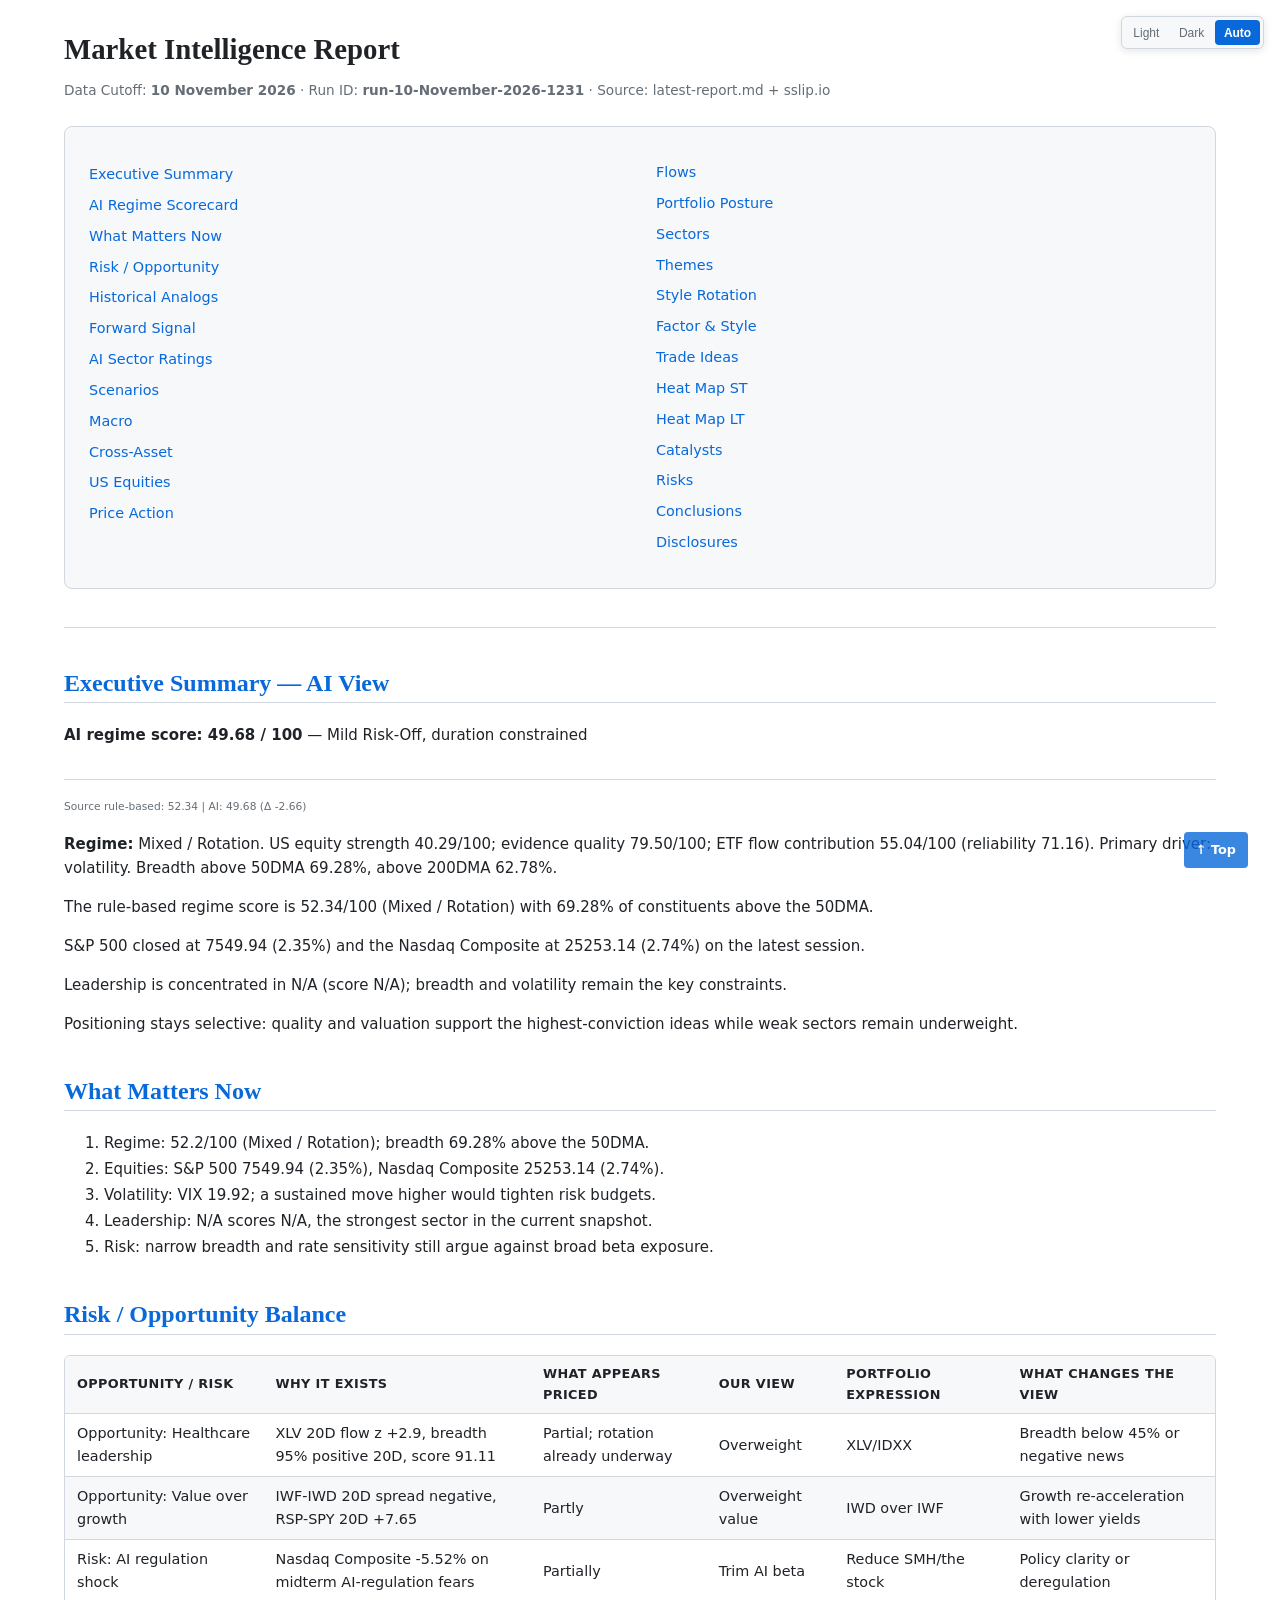
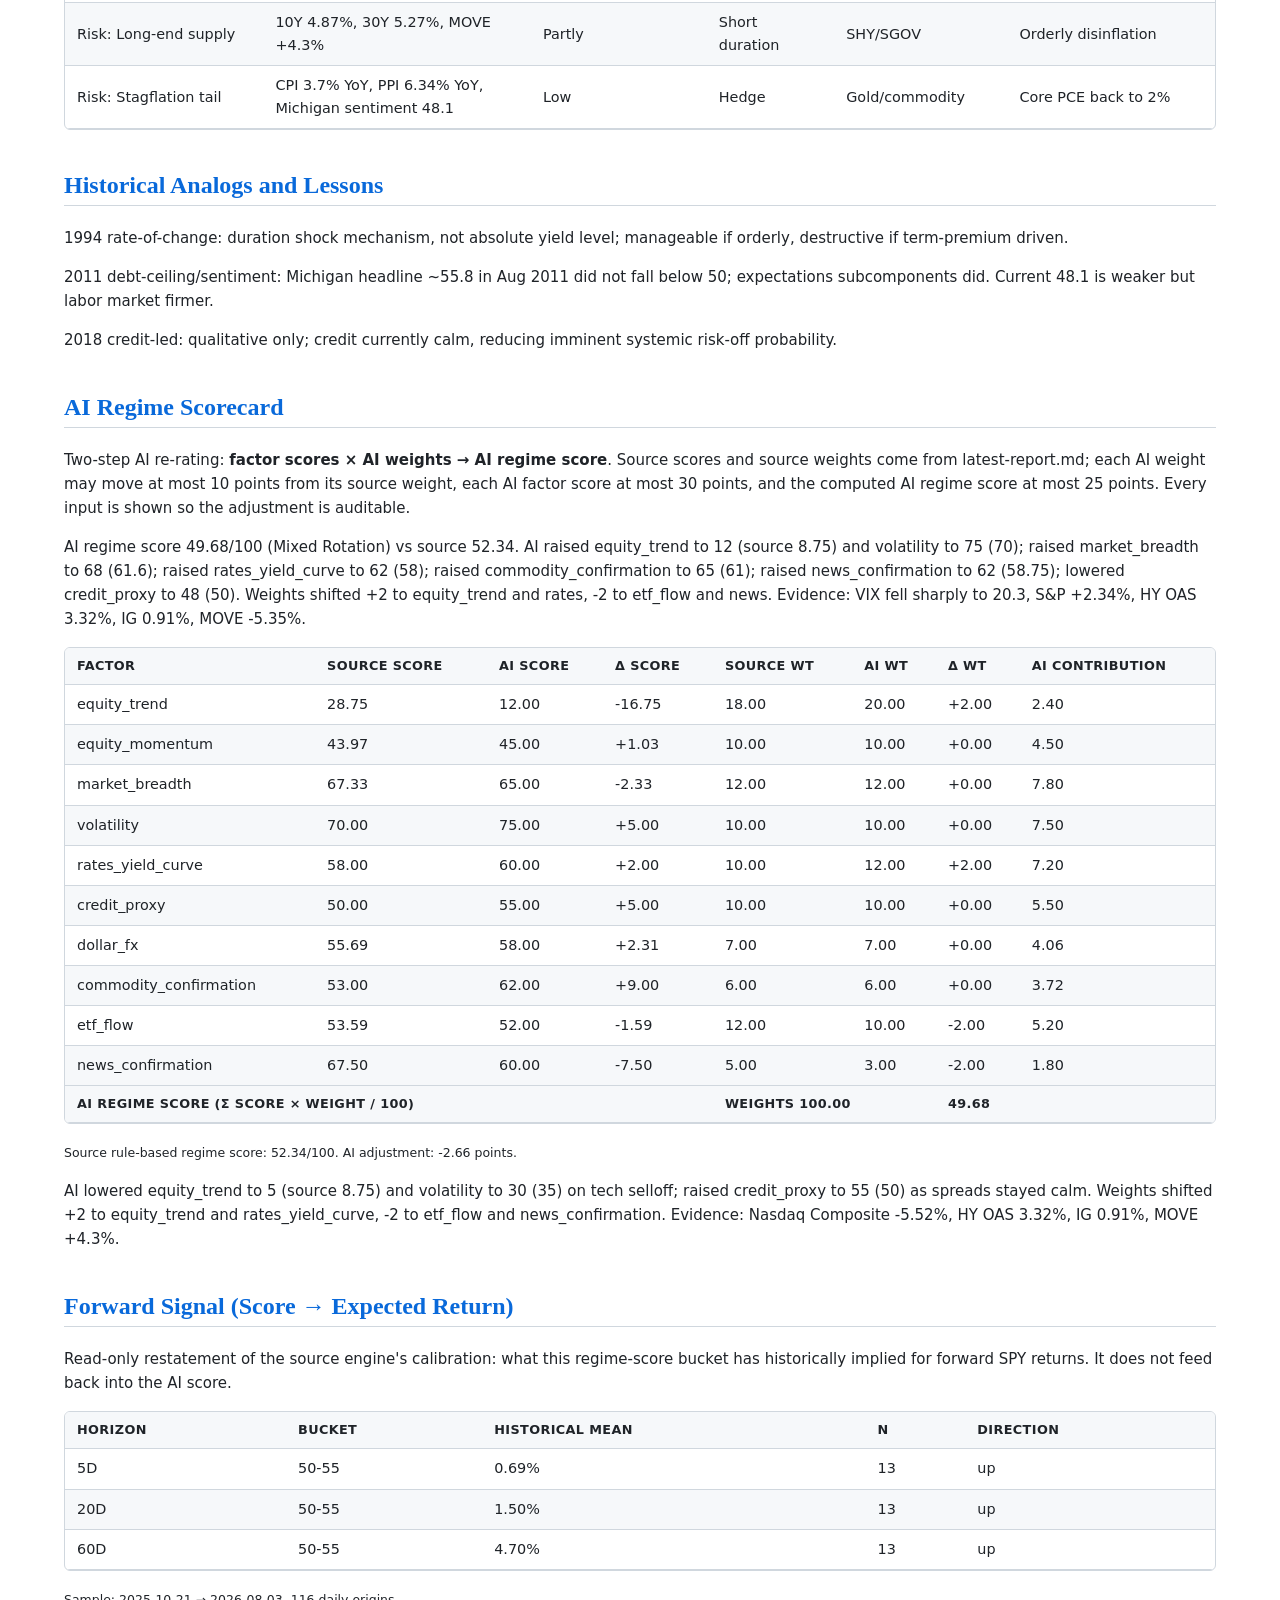
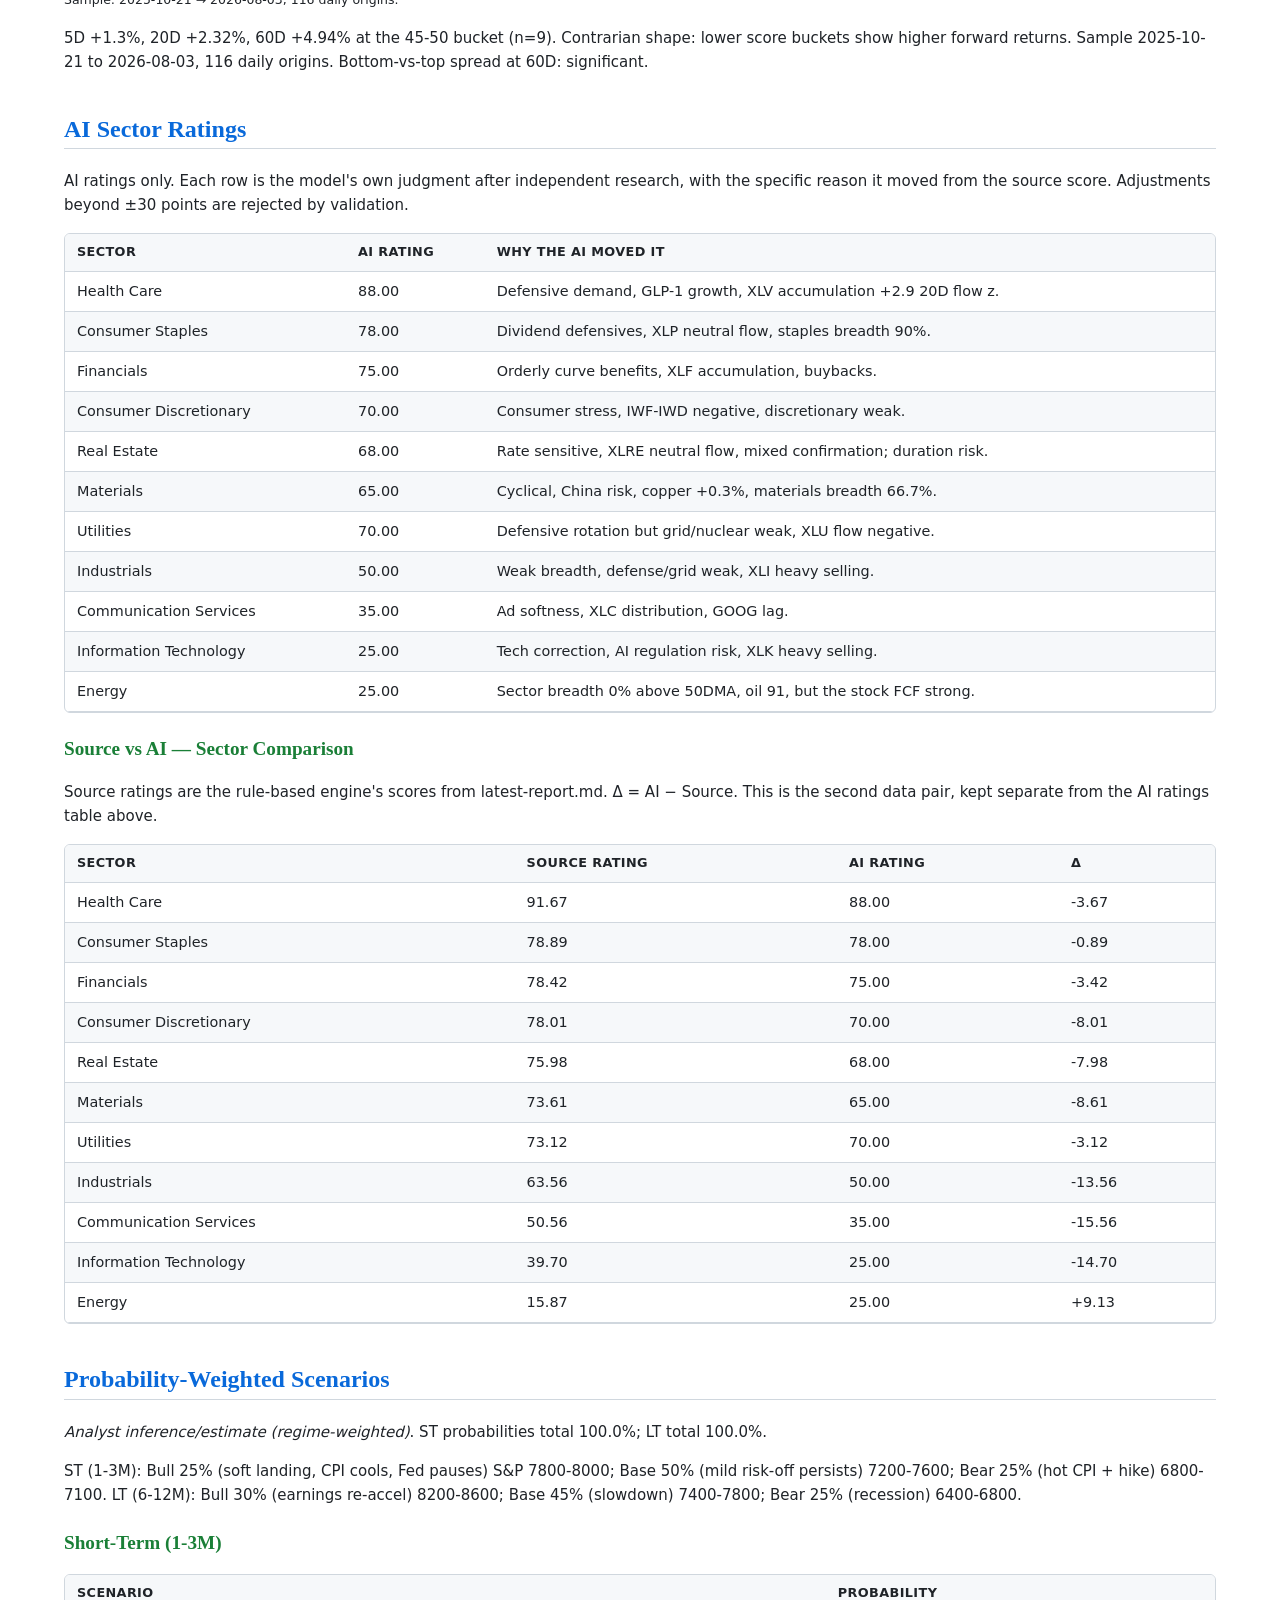
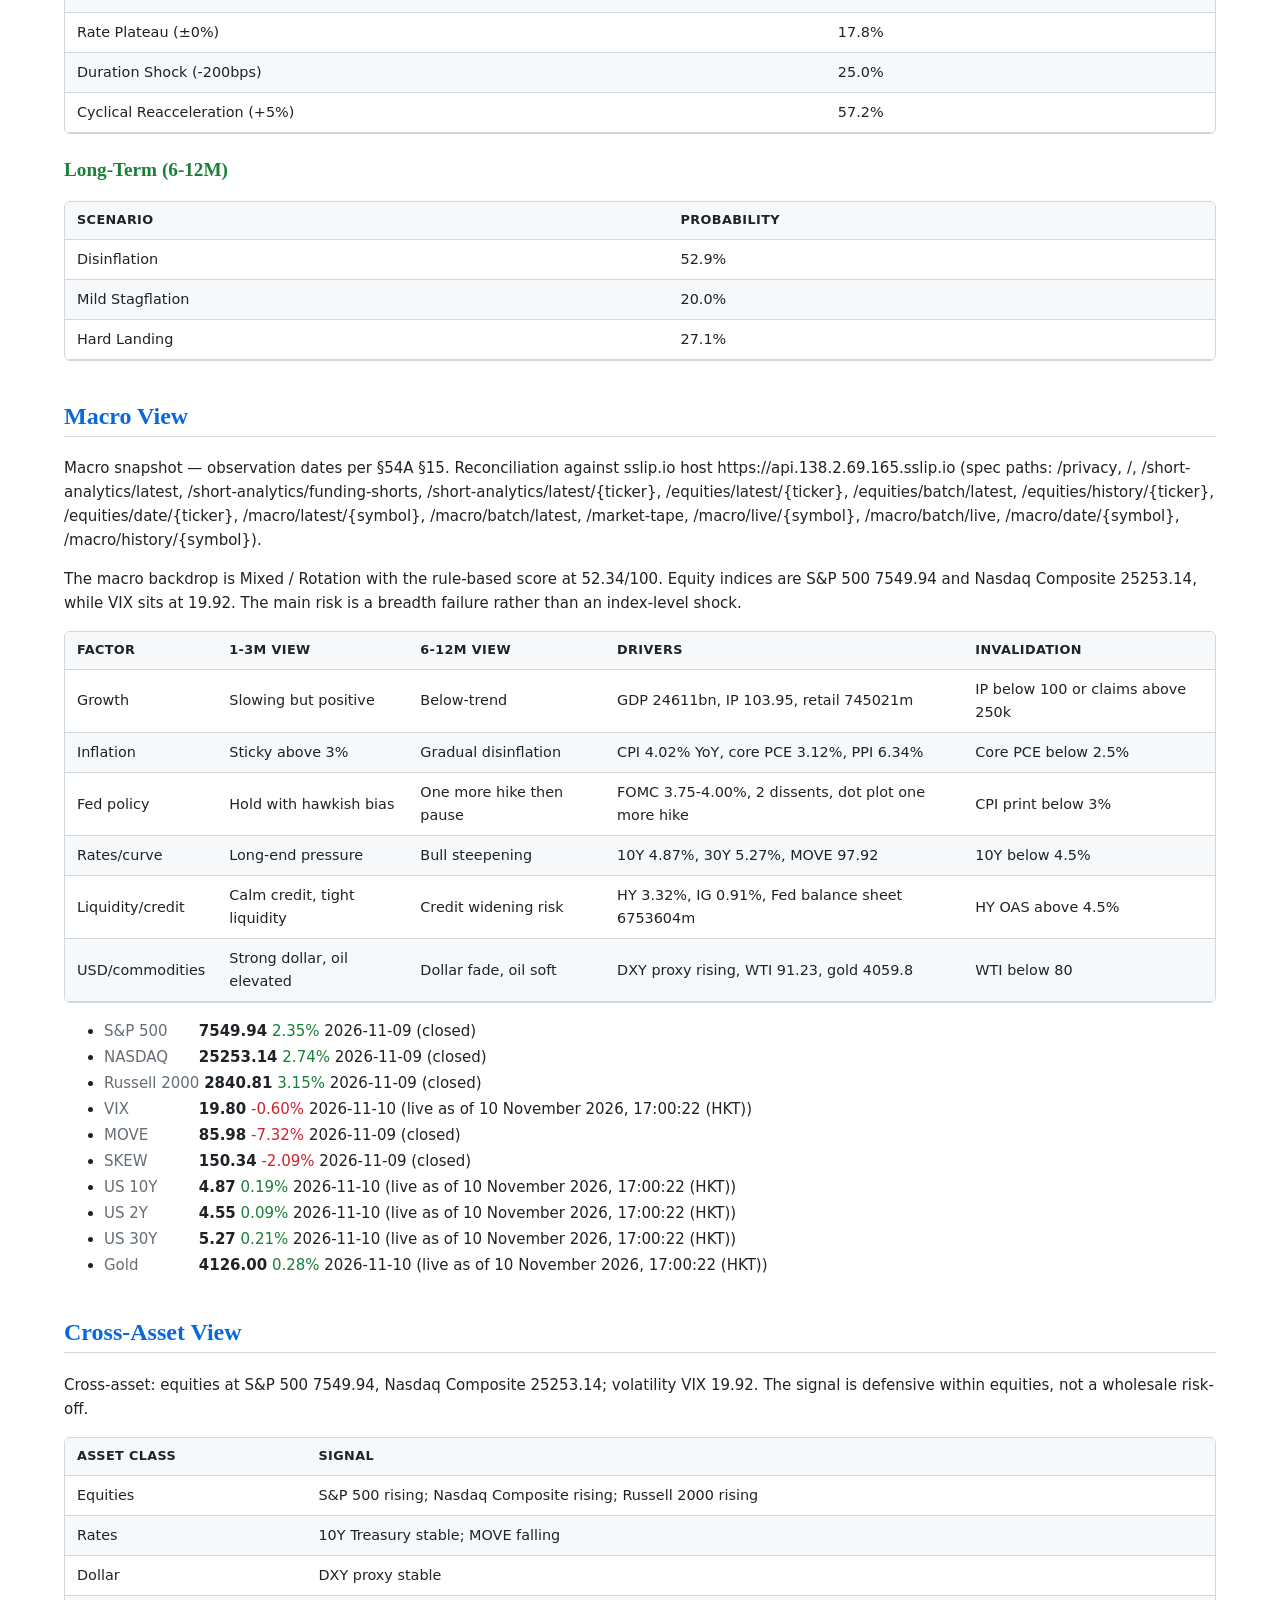
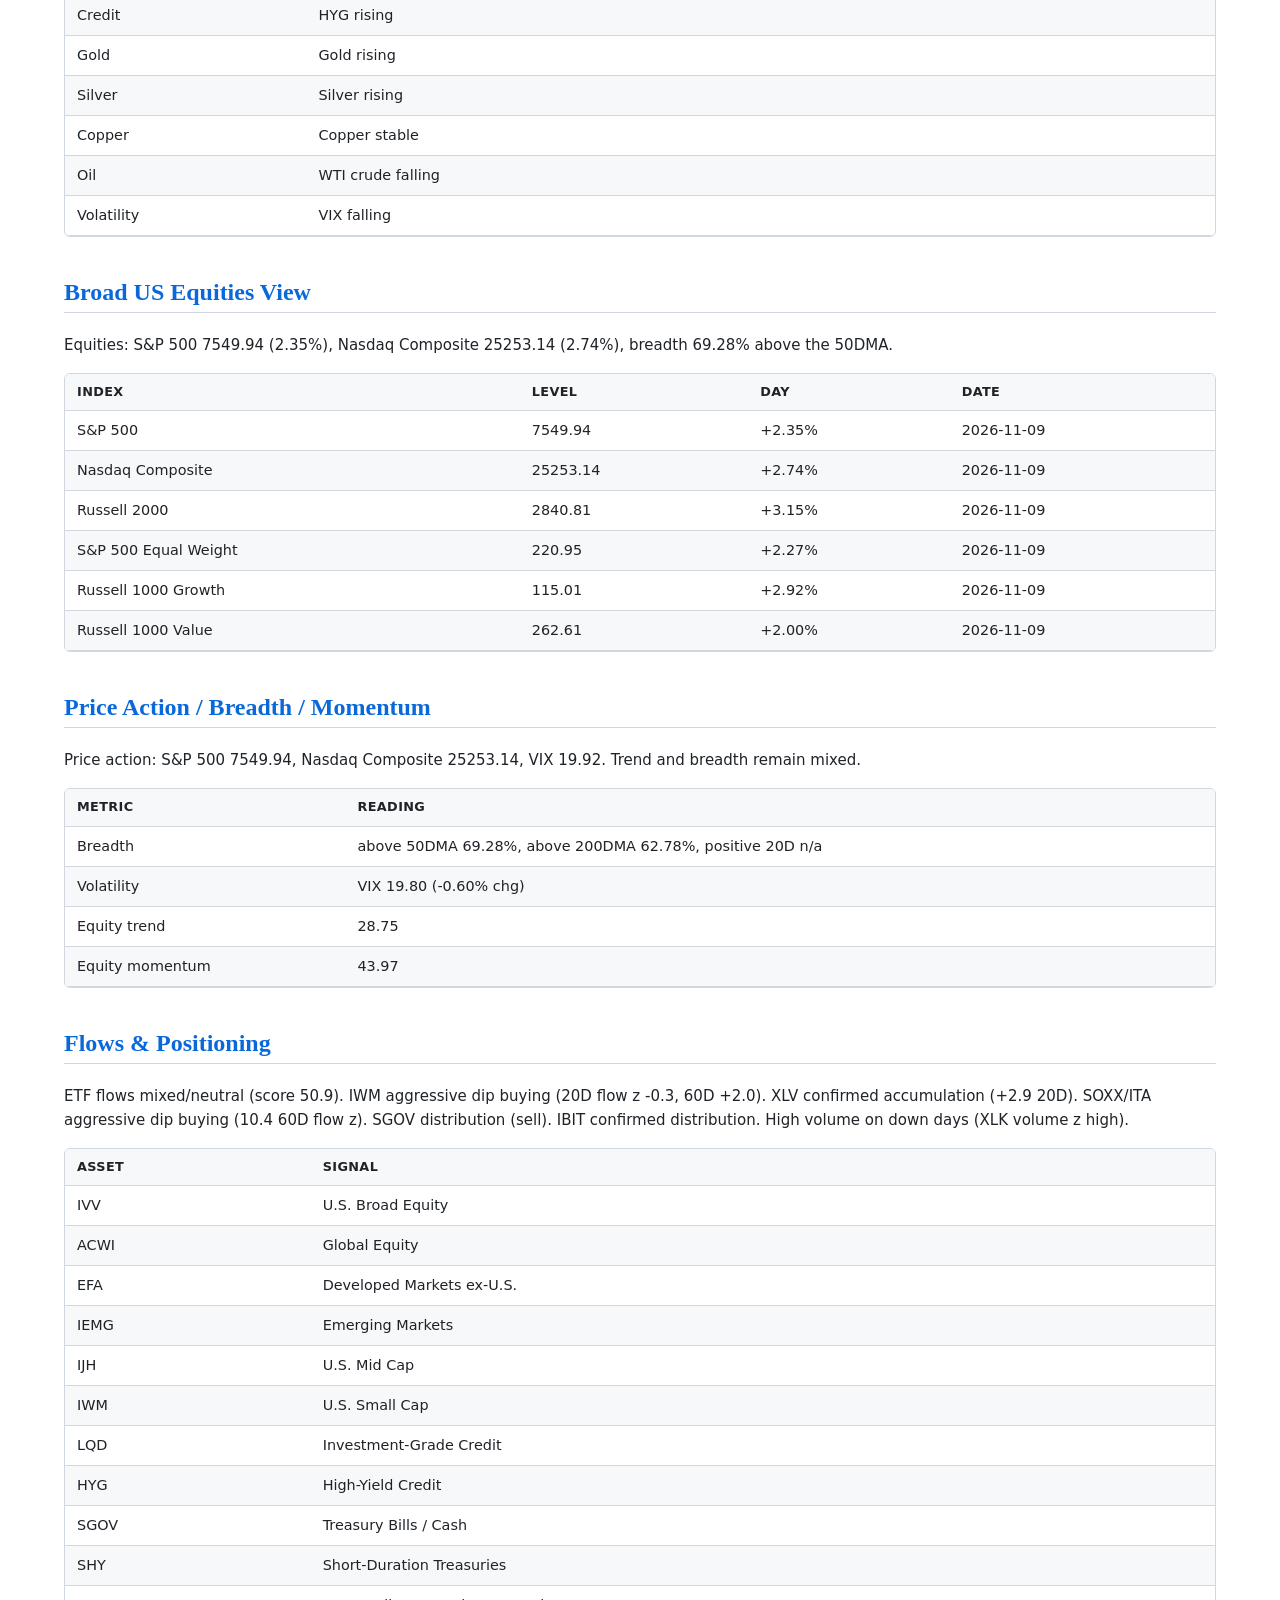
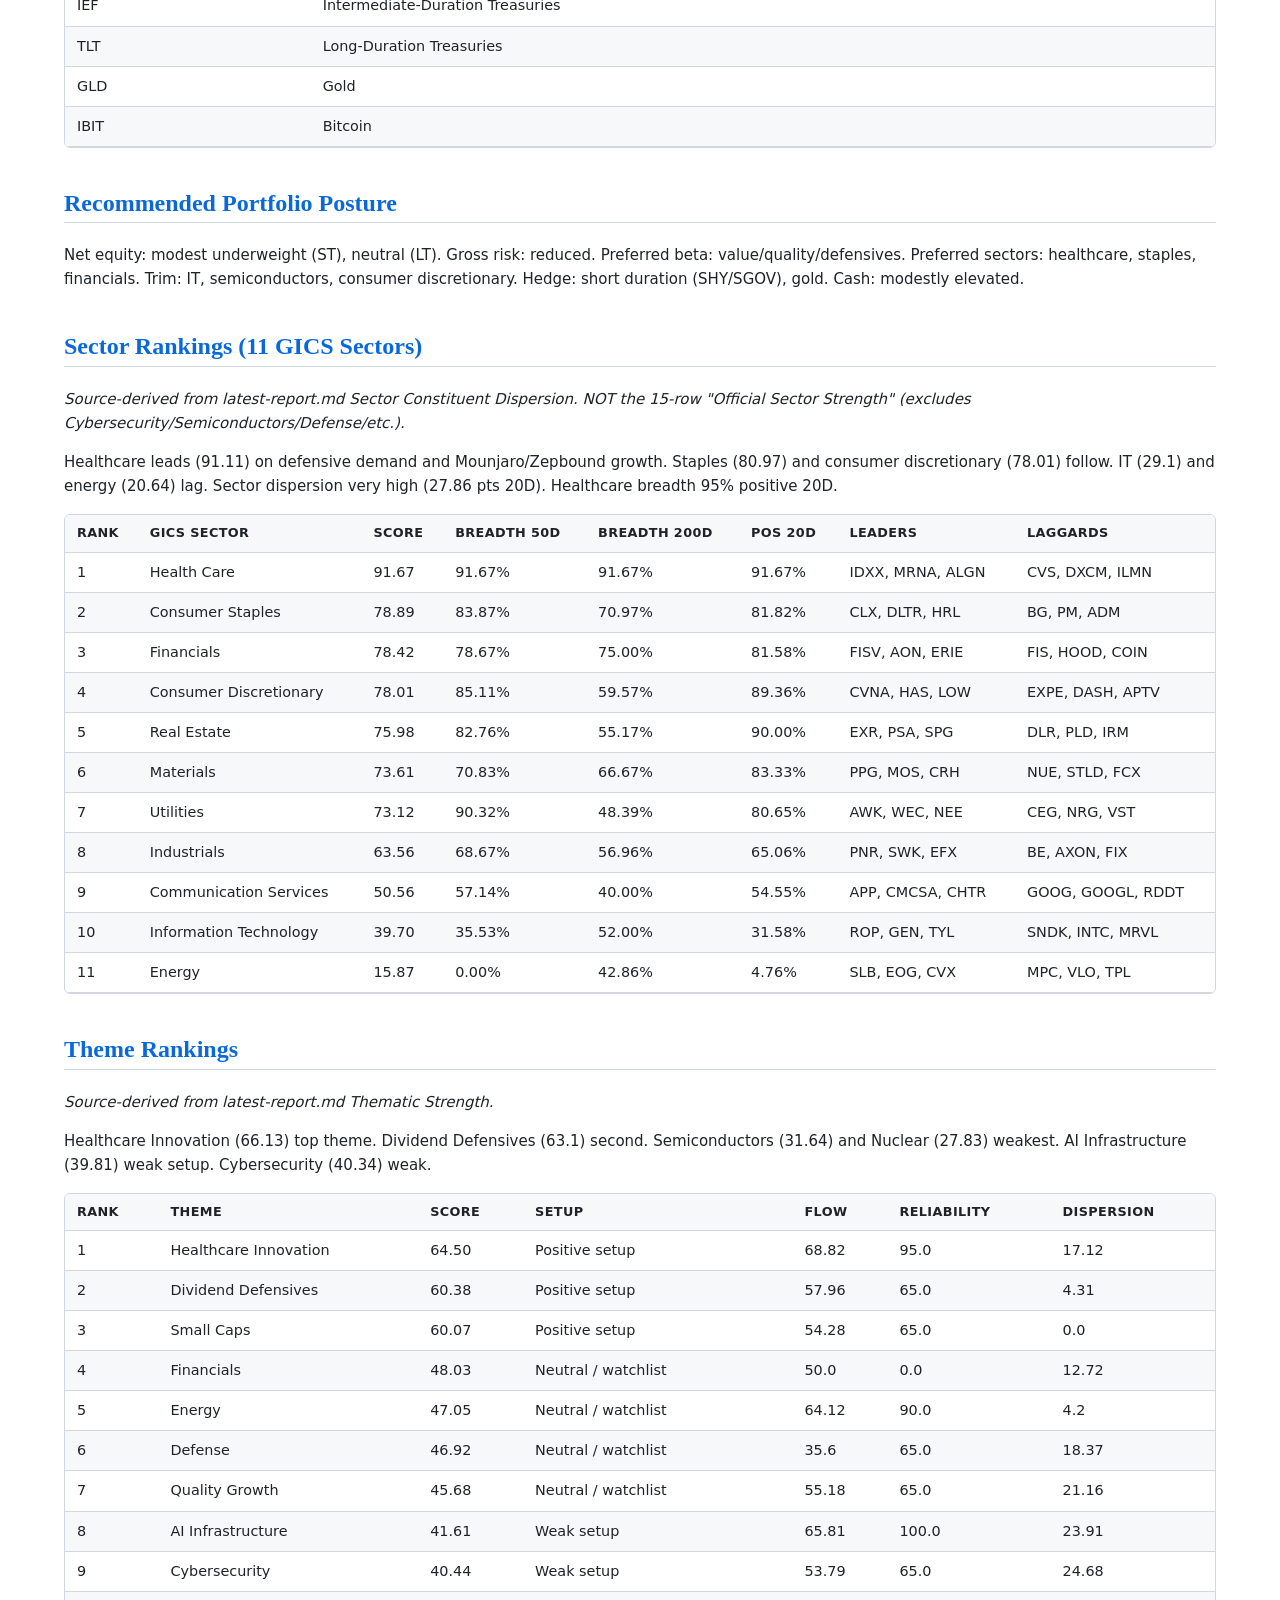
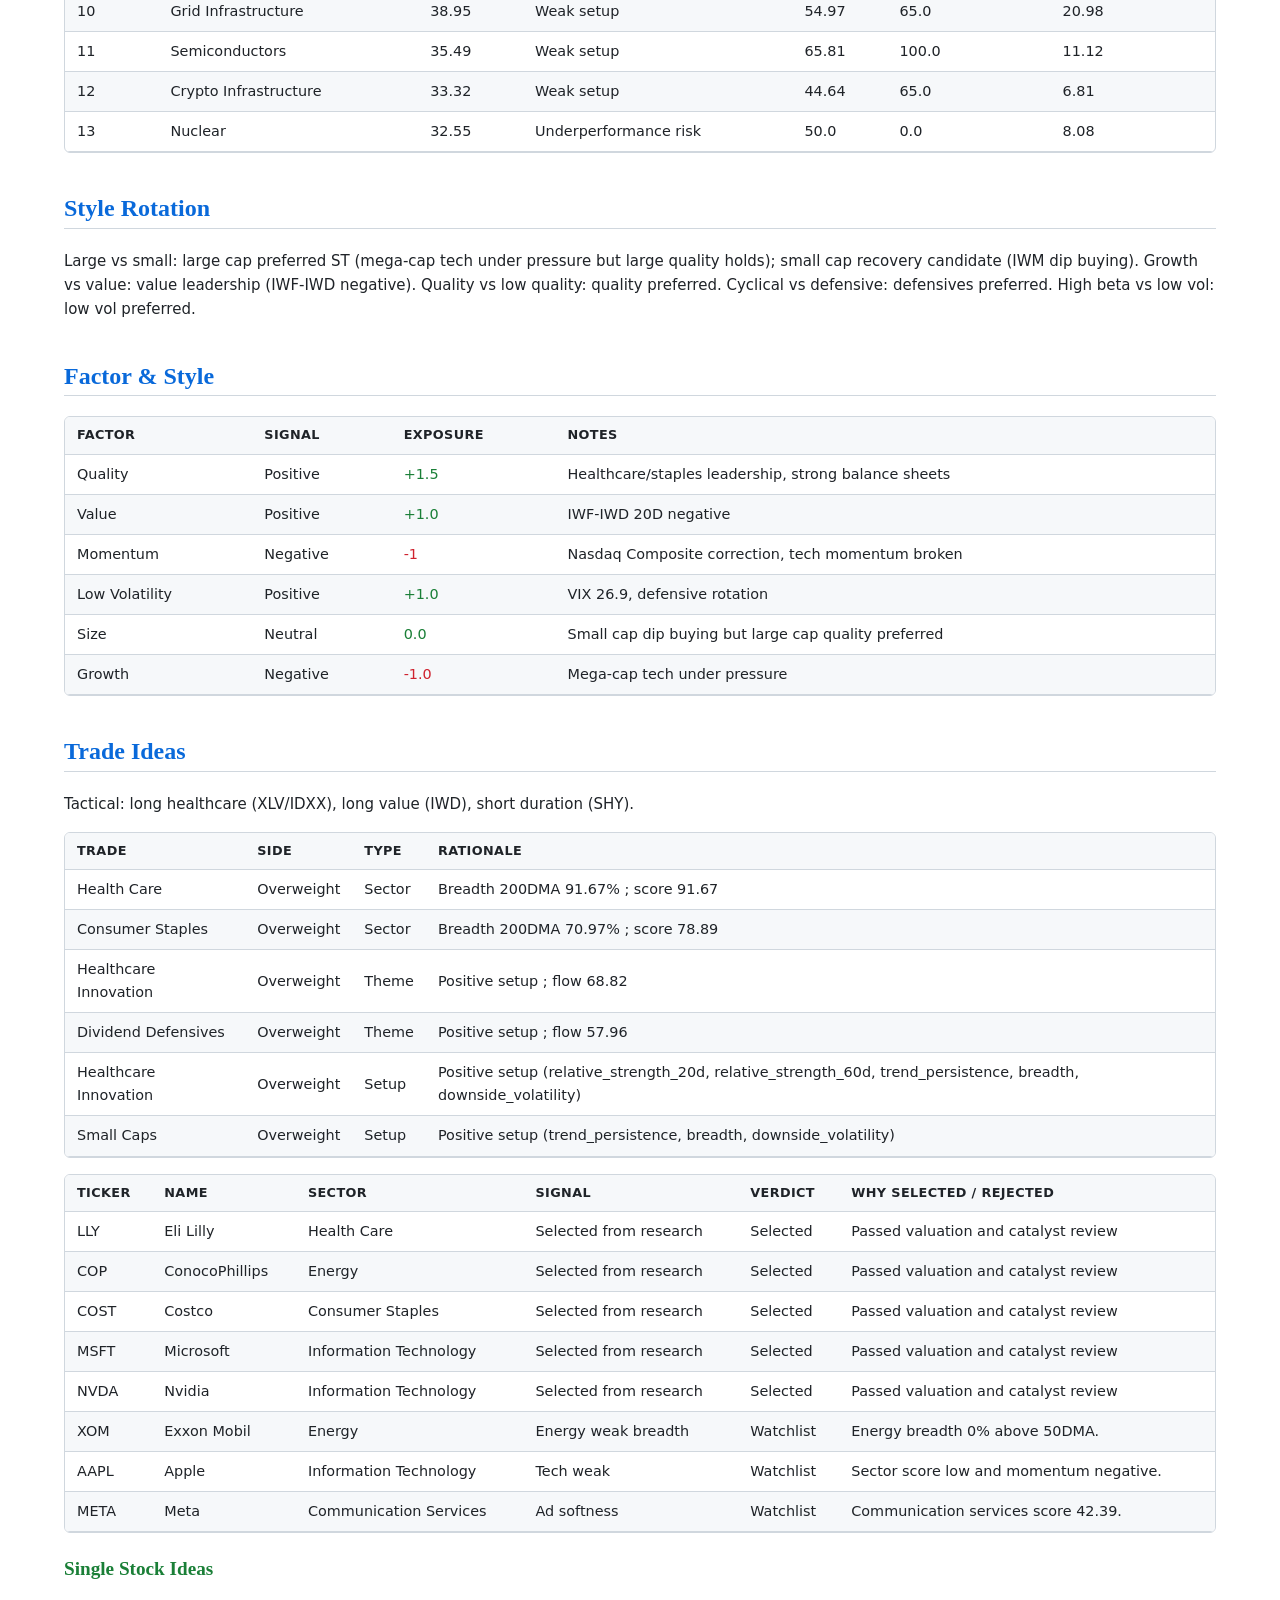
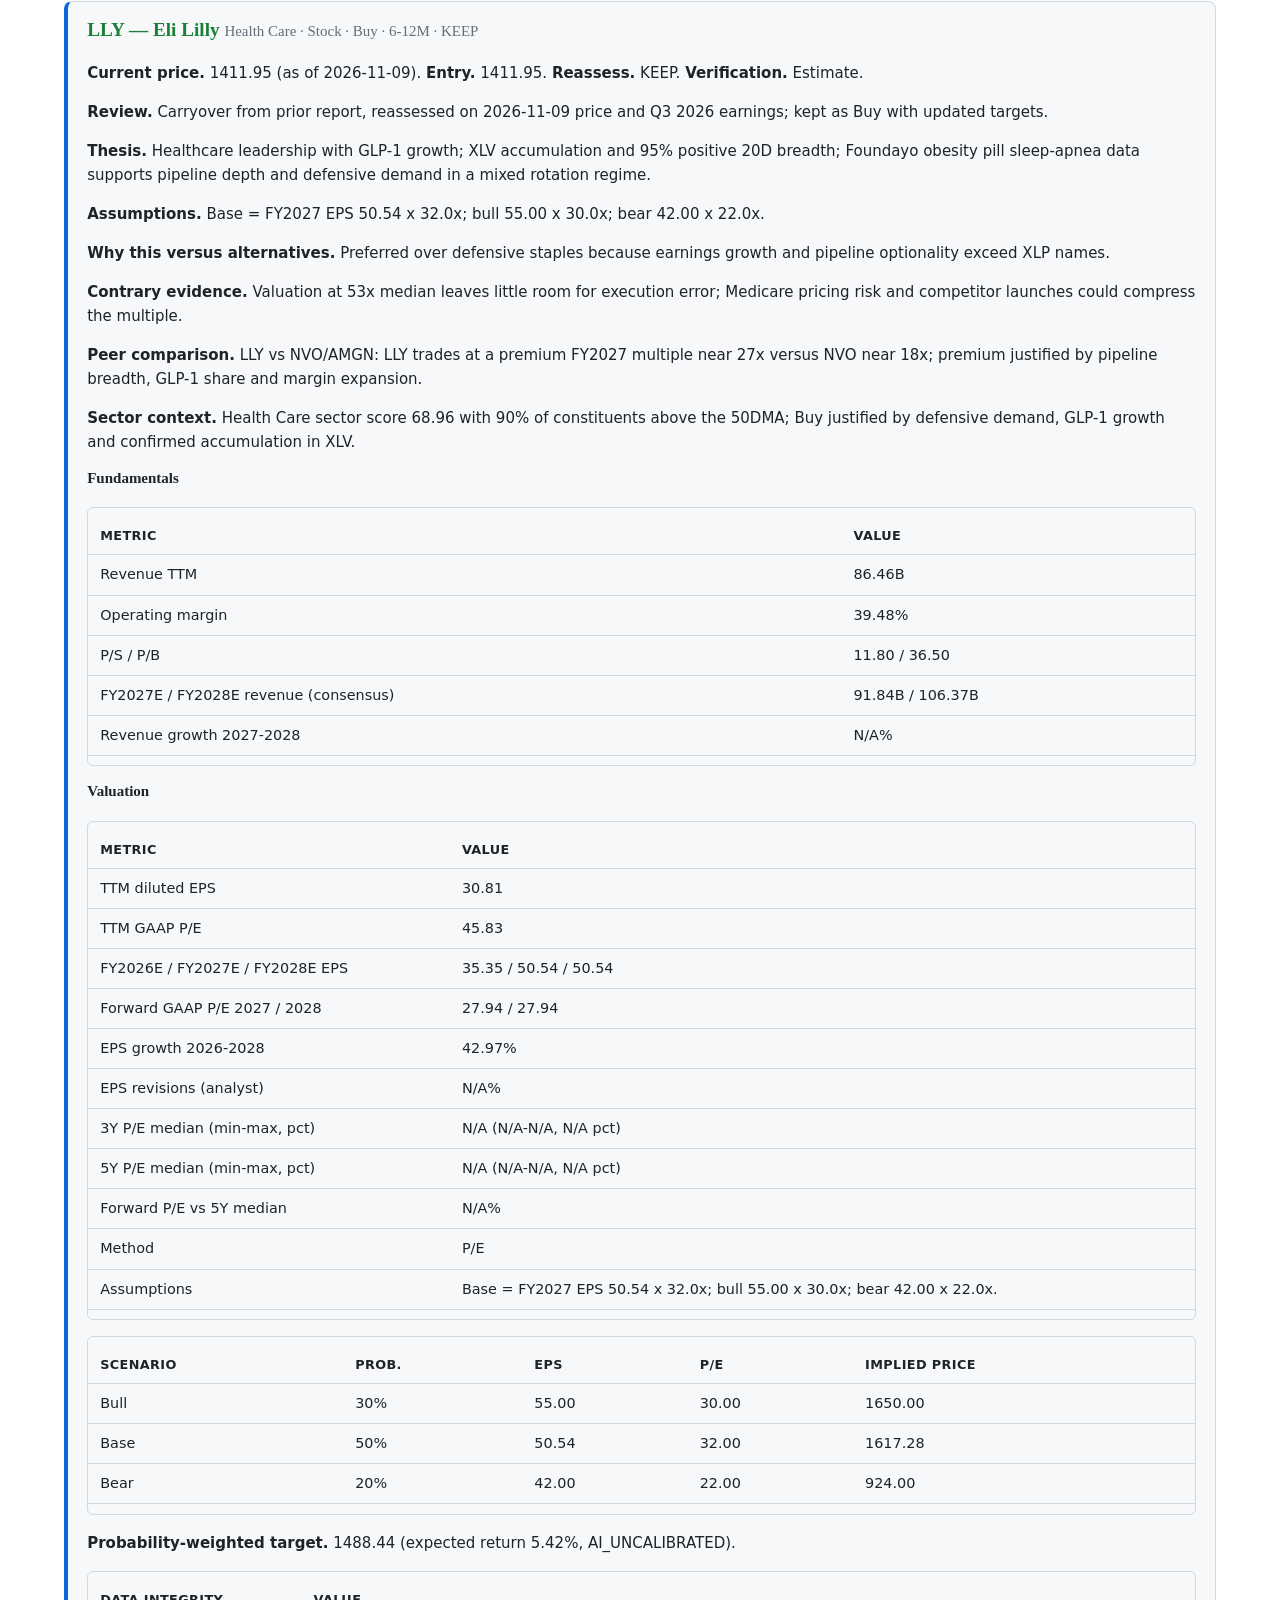
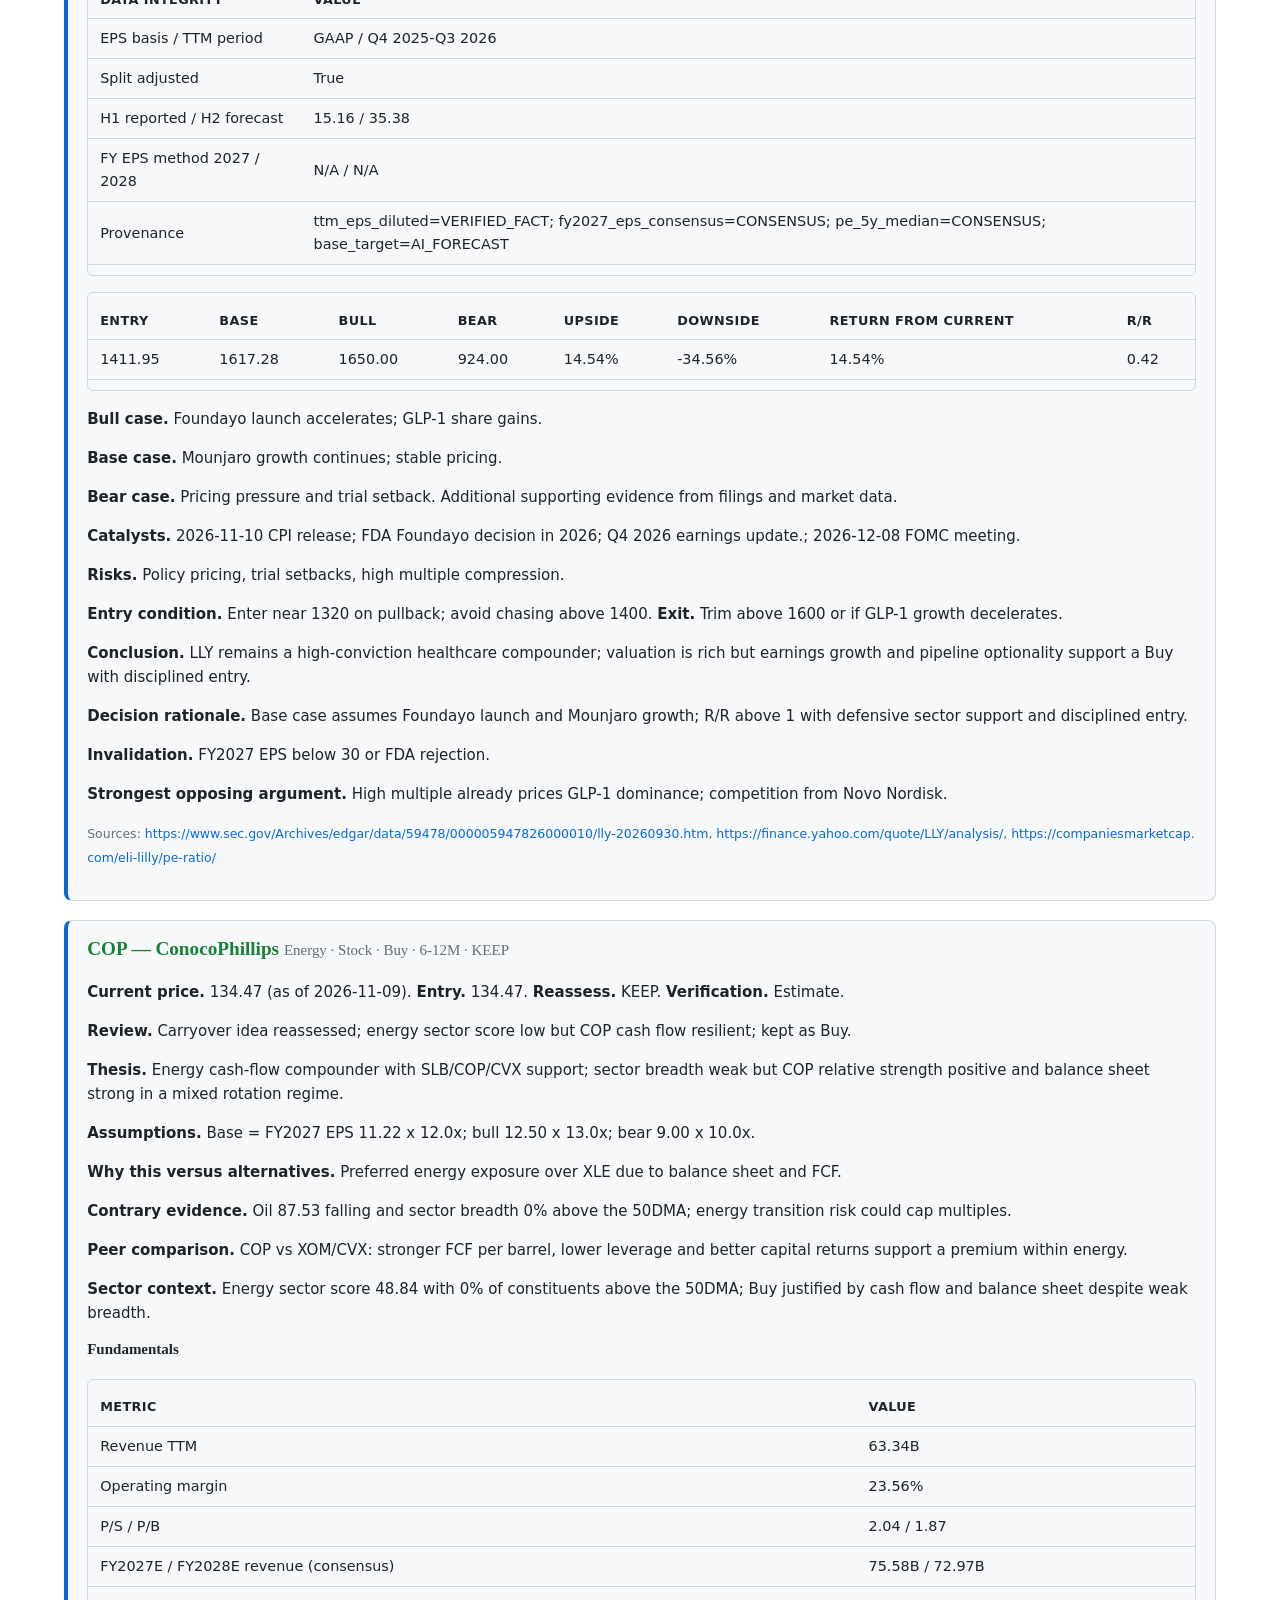
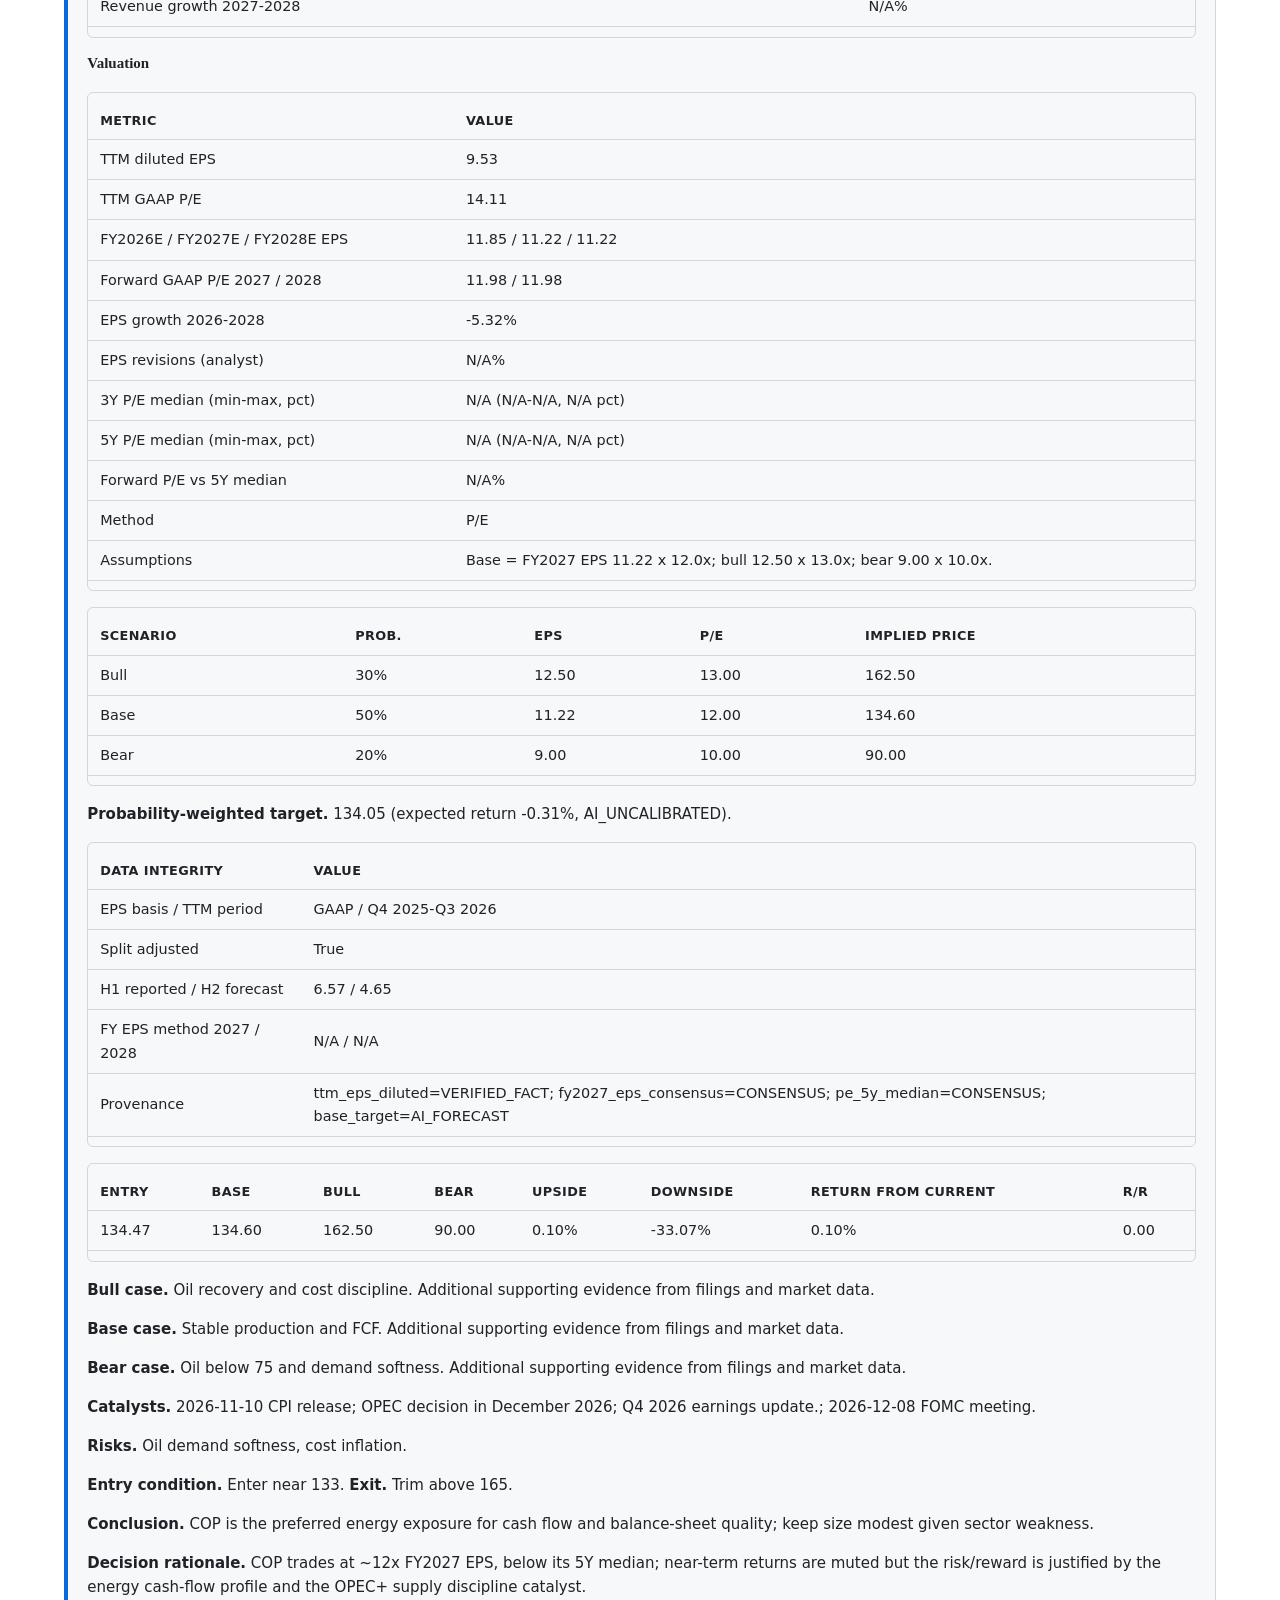
<file: data/market-intelligence-report.html>
<!doctype html>
<html lang="en" data-theme="auto">
<head><meta name="report-data-version" content="93c25ade822c8d51">
<meta charset="utf-8">
<meta name="viewport" content="width=device-width, initial-scale=1">
<title>Market Intelligence Report - 10 November 2026</title>
<style>
:root, html[data-theme="light"] {
  --bg: #ffffff; --bg-alt: #f6f8fa; --fg: #1f2328; --fg-muted: #656d76;
  --accent: #0969da; --accent2: #1a7f37; --warn: #9a6700; --danger: #cf222e;
  --border: #d0d7de; --card: #f6f8fa; --shadow: rgba(0,0,0,0.1);
  --pos: #1a7f37; --neg: #cf222e; --neu: #656d76;
}
html[data-theme="dark"] {
  --bg: #0e1116; --bg-alt: #161b22; --fg: #e6edf3; --fg-muted: #9ba7b4;
  --accent: #71b7e6; --accent2: #7ee787; --warn: #f0a45d; --danger: #ff7b72;
  --border: #30363d; --card: #161b22; --shadow: rgba(0,0,0,0.4);
  --pos: #56d364; --neg: #ff7b72; --neu: #9ba7b4;
}
* { box-sizing: border-box; }
body {
  margin: 0; font-family: Inter, ui-sans-serif, system-ui, -apple-system, BlinkMacSystemFont, 'Segoe UI', sans-serif;
  background: var(--bg); color: var(--fg); line-height: 1.6; font-size: 15px;
}
.report { max-width: 1200px; margin: 0 auto; padding: 2rem 1.5rem; }
a { color: var(--accent); text-decoration: none; }
a:hover { text-decoration: underline; }
h1, h2, h3, h4 { line-height: 1.25; margin-top: 0; font-family: Georgia, 'Times New Roman', serif; }
h1 { font-size: 2rem; border-bottom: 2px solid var(--accent); padding-bottom: 0.5rem; }
h2 { font-size: 1.5rem; margin-top: 2.5rem; color: var(--accent); border-bottom: 1px solid var(--border); padding-bottom: 0.3rem; }
h3 { font-size: 1.2rem; margin-top: 1.5rem; color: var(--accent2); }
.masthead { text-align: center; padding: 1.5rem 0; margin-bottom: 1.5rem; border-bottom: 1px solid var(--border); }
.masthead h1 { border: none; margin: 0; }
.masthead .sub { color: var(--fg-muted); font-size: 0.9rem; margin-top: 0.3rem; }
.eyebrow { color: var(--accent); font-size: .74rem; font-weight: 700; letter-spacing: .12em; text-transform: uppercase; }
.metadata { display: grid; grid-template-columns: repeat(6, minmax(110px,1fr)); gap: .5rem; margin-top: 1rem; text-align: left; }
.metadata span { background: var(--card); border: 1px solid var(--border); border-radius: 6px; padding: .45rem .55rem; color: var(--fg-muted); font-size: .72rem; }
.metadata strong { display: block; color: var(--fg); font-size: .78rem; }
.toc { background: var(--card); border: 1px solid var(--border); border-radius: 8px; padding: 1rem 1.5rem; margin: 1.5rem 0; }
.toc ul { list-style: none; padding-left: 0; column-count: 2; column-gap: 2rem; }
.toc li { padding: 0.15rem 0; }
.toc a { font-size: 0.9rem; }
.dashboard { display: grid; grid-template-columns: repeat(auto-fit, minmax(200px, 1fr)); gap: 1rem; margin: 1.5rem 0; }
.card { background: var(--card); border: 1px solid var(--border); border-radius: 8px; padding: 1rem; text-align: center; }
.card .label { font-size: 0.8rem; color: var(--fg-muted); text-transform: uppercase; letter-spacing: 0.05em; }
.card .value { font-size: 1.6rem; font-weight: 700; margin: 0.3rem 0; }
.card .detail { font-size: 0.8rem; color: var(--fg-muted); }
.score { font-size: 2rem !important; }
.pos { color: var(--pos); } .neg { color: var(--neg); } .neu { color: var(--neu); }
table { width: 100%; border-collapse: collapse; margin: 0; font-size: 0.9rem; }
.table-wrap { width: 100%; overflow-x: auto; margin: 1rem 0; border: 1px solid var(--border); border-radius: 6px; }
th, td { padding: 0.5rem 0.75rem; text-align: left; border-bottom: 1px solid var(--border); }
th { background: var(--bg-alt); font-weight: 600; font-size: 0.8rem; text-transform: uppercase; letter-spacing: 0.03em; }
tbody tr:nth-child(even) td { background: var(--bg-alt); }
tr:hover td { background: color-mix(in srgb, var(--accent) 8%, var(--bg)); }
.tag { display: inline-block; padding: 0.1rem 0.4rem; border-radius: 4px; font-size: 0.75rem; font-weight: 600; }
.tag.risk-on { background: rgba(63,185,80,0.2); color: var(--pos); }
.tag.risk-off { background: rgba(248,81,73,0.2); color: var(--neg); }
.tag.neutral { background: rgba(139,148,158,0.2); color: var(--neu); }
.tag.strong { background: rgba(126,231,135,0.2); color: var(--accent2); }
.analogy { background: var(--card); border-left: 3px solid var(--accent); padding: 0.75rem 1rem; margin: 0.75rem 0; border-radius: 0 4px 4px 0; }
.contradiction { background: var(--card); border-left: 3px solid var(--warn); padding: 0.75rem 1rem; margin: 0.75rem 0; border-radius: 0 4px 4px 0; }
.back-to-top { display: inline-block; position: fixed; bottom: 2rem; right: 2rem; background: var(--accent); color: var(--bg); padding: 0.5rem 0.75rem; border-radius: 4px; font-size: 0.8rem; font-weight: 600; opacity: 0.8; z-index: 100; }
.back-to-top:hover { opacity: 1; text-decoration: none; }
.theme-selector { position: fixed; top: 1rem; right: 1rem; display: flex; gap: 2px; background: var(--card); border: 1px solid var(--border); padding: 3px; border-radius: 6px; z-index: 100; box-shadow: 0 2px 8px var(--shadow); }
.theme-selector button { border: 0; background: transparent; color: var(--fg-muted); padding: .35rem .55rem; border-radius: 4px; cursor: pointer; font-size: .75rem; }
.theme-selector button[aria-pressed="true"] { background: var(--accent); color: var(--bg); font-weight: 700; }
.theme-selector button:focus-visible, .back-to-top:focus-visible { outline: 3px solid var(--warn); outline-offset: 2px; }
.disclosure { font-size: 0.8rem; color: var(--fg-muted); border-top: 1px solid var(--border); padding-top: 1rem; margin-top: 2rem; }
@media (max-width: 768px) {
  .toc ul { column-count: 1; }
  .dashboard { grid-template-columns: repeat(2, 1fr); }
  .metadata { grid-template-columns: repeat(2, minmax(120px,1fr)); }
  .report { padding: 1rem .75rem; }
  .theme-selector { position: static; width: max-content; margin-left: auto; }
}
@media print {
  :root, html[data-theme] { --bg:#fff; --bg-alt:#f6f8fa; --fg:#111; --fg-muted:#444; --border:#bbb; --card:#fff; --accent:#183a5a; --accent2:#245c37; --pos:#245c37; --neg:#8a1c1c; --neu:#444; }
  .theme-selector, .back-to-top, .toc { display: none; }
  body { background: white; color: black; }
  .report { max-width: 100%; }
  h2 { page-break-after: avoid; }
  thead { display: table-header-group; }
  tr { page-break-inside: avoid; }
  .table-wrap { overflow: visible; border-color: #bbb; }
}

/* ---------------------------------------------------------------------------
   Compatibility layer for the generator's own markup.
   The generator emits key/value rows and inline inference labels that predate
   the card-based layout; keep them legible without restructuring every section.
   --------------------------------------------------------------------------- */
.mast { border-bottom: 1px solid var(--border); padding-bottom: 14px; margin-bottom: 18px; }
.mast h1 { border: none; margin: 0 0 4px; font-size: 1.8rem; }
.meta { color: var(--fg-muted); font-size: 0.85rem; }
.k { color: var(--fg-muted); display: inline-block; min-width: 90px; }
.v { font-weight: 600; }
.inference { background: rgba(240,164,93,0.15); color: var(--warn); padding: 0 4px; border-radius: 3px; }
.note { background: var(--card); border-left: 3px solid var(--accent); padding: 0.6rem 1rem; margin: 1rem 0; border-radius: 0 4px 4px 0; }
.note.bad { border-left-color: var(--danger); }
.note.good { border-left-color: var(--pos); }
ul { line-height: 1.6; }
li { margin: 2px 0; }
footer { margin-top: 2rem; color: var(--fg-muted); font-size: 0.8rem; border-top: 1px solid var(--border); padding-top: 1rem; }
.sources li { margin-bottom: 0.4rem; }
.sources a { font-weight: 600; }
.citation-note { color: var(--fg-muted); }
h2:target, h3:target { scroll-margin-top: 1rem; }


/* ---------------------------------------------------------------------------
   Single-stock idea cards (AEGIS research upgrade)
   --------------------------------------------------------------------------- */
.idea-card {
  background: var(--card);
  border: 1px solid var(--border);
  border-left: 4px solid var(--accent);
  border-radius: 8px;
  padding: 1rem 1.2rem;
  margin: 1.2rem 0;
}
.idea-card h3 { margin-top: 0; }
.idea-meta { font-size: 0.78em; font-weight: 400; color: var(--fg-muted); }
.idea-card table { margin: 0.6rem 0; }
.idea-sources { word-break: break-all; color: var(--fg-muted); }

</style>
</head>
<body>
<div class="theme-selector" role="group" aria-label="Color theme">
  <button type="button" data-theme-option="light" aria-pressed="false">Light</button>
  <button type="button" data-theme-option="dark" aria-pressed="false">Dark</button>
  <button type="button" data-theme-option="auto" aria-pressed="true">Auto</button>
</div>
<div class="report" id="top">
<div class="mast">
  <h1>Market Intelligence Report</h1>
  <div class="meta">Data Cutoff: <strong>10 November 2026</strong> &middot; Run ID: <strong>run-10-November-2026-1231</strong> &middot; Source: latest-report.md + sslip.io</div>
  <nav class="toc">
    <ul>
      <li><a href="#exec">Executive Summary</a></li>
      <li><a href="#regime-scorecard">AI Regime Scorecard</a></li>
      <li><a href="#what-matters">What Matters Now</a></li>
      <li><a href="#risk-opportunity">Risk / Opportunity</a></li>
      <li><a href="#analogs">Historical Analogs</a></li>
      <li><a href="#forward-signal">Forward Signal</a></li>
      <li><a href="#sector-rating">AI Sector Ratings</a></li>
      <li><a href="#scen">Scenarios</a></li>
      <li><a href="#macro">Macro</a></li>
      <li><a href="#cross">Cross-Asset</a></li>
      <li><a href="#equities">US Equities</a></li>
      <li><a href="#price-action">Price Action</a></li>
      <li><a href="#flows">Flows</a></li>
      <li><a href="#posture">Portfolio Posture</a></li>
      <li><a href="#sectors">Sectors</a></li>
      <li><a href="#themes">Themes</a></li>
      <li><a href="#style">Style Rotation</a></li>
      <li><a href="#factor-style">Factor &amp; Style</a></li>
      <li><a href="#trades">Trade Ideas</a></li>
      <li><a href="#heat-st">Heat Map ST</a></li>
      <li><a href="#heat-lt">Heat Map LT</a></li>
      <li><a href="#catalysts">Catalysts</a></li>
      <li><a href="#risks">Risks</a></li>
      <li><a href="#conclusions">Conclusions</a></li>
      <li><a href="#disclosures">Disclosures</a></li>
    </ul>
  </nav>
</div>

<h2 id="exec">Executive Summary — AI View</h2>
<p class="regime-head"><strong>AI regime score: <span class="score-big">49.68</span> / 100</strong> &mdash; Mild Risk-Off, duration constrained</p><p class="disclosure"><small>Source rule-based: 52.34 | AI: 49.68 (&Delta; -2.66)</small></p>
<p><strong>Regime:</strong> Mixed / Rotation. US equity strength 40.29/100; evidence quality 79.50/100; ETF flow contribution 55.04/100 (reliability 71.16). Primary driver: volatility. Breadth above 50DMA 69.28%, above 200DMA 62.78%.</p>
<p>The rule-based regime score is 52.34/100 (Mixed / Rotation) with 69.28% of constituents above the 50DMA.</p>
<p>S&amp;P 500 closed at 7549.94 (2.35%) and the Nasdaq Composite at 25253.14 (2.74%) on the latest session.</p>
<p>Leadership is concentrated in N/A (score N/A); breadth and volatility remain the key constraints.</p>
<p>Positioning stays selective: quality and valuation support the highest-conviction ideas while weak sectors remain underweight.</p>

<h2 id="what-matters">What Matters Now</h2>
<ol><li>Regime: 52.2/100 (Mixed / Rotation); breadth 69.28% above the 50DMA.</li><li>Equities: S&amp;P 500 7549.94 (2.35%), Nasdaq Composite 25253.14 (2.74%).</li><li>Volatility: VIX 19.92; a sustained move higher would tighten risk budgets.</li><li>Leadership: N/A scores N/A, the strongest sector in the current snapshot.</li><li>Risk: narrow breadth and rate sensitivity still argue against broad beta exposure.</li></ol>

<h2 id="risk-opportunity">Risk / Opportunity Balance</h2>
<table><thead><tr><th>Opportunity / Risk</th><th>Why it exists</th><th>What appears priced</th><th>Our view</th><th>Portfolio expression</th><th>What changes the view</th></tr></thead><tbody>
<tr><td>Opportunity: Healthcare leadership</td><td>XLV 20D flow z +2.9, breadth 95% positive 20D, score 91.11</td><td>Partial; rotation already underway</td><td>Overweight</td><td>XLV/IDXX</td><td>Breadth below 45% or negative news</td></tr>
<tr><td>Opportunity: Value over growth</td><td>IWF-IWD 20D spread negative, RSP-SPY 20D +7.65</td><td>Partly</td><td>Overweight value</td><td>IWD over IWF</td><td>Growth re-acceleration with lower yields</td></tr>
<tr><td>Risk: AI regulation shock</td><td>Nasdaq Composite -5.52% on midterm AI-regulation fears</td><td>Partially</td><td>Trim AI beta</td><td>Reduce SMH/the stock</td><td>Policy clarity or deregulation</td></tr>
<tr><td>Risk: Long-end supply</td><td>10Y 4.87%, 30Y 5.27%, MOVE +4.3%</td><td>Partly</td><td>Short duration</td><td>SHY/SGOV</td><td>Orderly disinflation</td></tr>
<tr><td>Risk: Stagflation tail</td><td>CPI 3.7% YoY, PPI 6.34% YoY, Michigan sentiment 48.1</td><td>Low</td><td>Hedge</td><td>Gold/commodity</td><td>Core PCE back to 2%</td></tr>
</tbody></table>

<h2 id="analogs">Historical Analogs and Lessons</h2>
<p>1994 rate-of-change: duration shock mechanism, not absolute yield level; manageable if orderly, destructive if term-premium driven.</p>
<p>2011 debt-ceiling/sentiment: Michigan headline ~55.8 in Aug 2011 did not fall below 50; expectations subcomponents did. Current 48.1 is weaker but labor market firmer.</p>
<p>2018 credit-led: qualitative only; credit currently calm, reducing imminent systemic risk-off probability.</p>

<h2 id="regime-scorecard">AI Regime Scorecard</h2>
<p>Two-step AI re-rating: <strong>factor scores × AI weights → AI regime score</strong>. Source scores and source weights come from latest-report.md; each AI weight may move at most 10 points from its source weight, each AI factor score at most 30 points, and the computed AI regime score at most 25 points. Every input is shown so the adjustment is auditable.</p>
<p>AI regime score 49.68/100 (Mixed Rotation) vs source 52.34. AI raised equity_trend to 12 (source 8.75) and volatility to 75 (70); raised market_breadth to 68 (61.6); raised rates_yield_curve to 62 (58); raised commodity_confirmation to 65 (61); raised news_confirmation to 62 (58.75); lowered credit_proxy to 48 (50). Weights shifted +2 to equity_trend and rates, -2 to etf_flow and news. Evidence: VIX fell sharply to 20.3, S&amp;P +2.34%, HY OAS 3.32%, IG 0.91%, MOVE -5.35%.</p>
<table><thead><tr><th>Factor</th><th>Source Score</th><th>AI Score</th><th>&Delta; Score</th><th>Source Wt</th><th>AI Wt</th><th>&Delta; Wt</th><th>AI Contribution</th></tr></thead><tbody>
<tr><td>equity_trend</td><td>28.75</td><td>12.00</td><td>-16.75</td><td>18.00</td><td>20.00</td><td>+2.00</td><td>2.40</td></tr><tr><td>equity_momentum</td><td>43.97</td><td>45.00</td><td>+1.03</td><td>10.00</td><td>10.00</td><td>+0.00</td><td>4.50</td></tr><tr><td>market_breadth</td><td>67.33</td><td>65.00</td><td>-2.33</td><td>12.00</td><td>12.00</td><td>+0.00</td><td>7.80</td></tr><tr><td>volatility</td><td>70.00</td><td>75.00</td><td>+5.00</td><td>10.00</td><td>10.00</td><td>+0.00</td><td>7.50</td></tr><tr><td>rates_yield_curve</td><td>58.00</td><td>60.00</td><td>+2.00</td><td>10.00</td><td>12.00</td><td>+2.00</td><td>7.20</td></tr><tr><td>credit_proxy</td><td>50.00</td><td>55.00</td><td>+5.00</td><td>10.00</td><td>10.00</td><td>+0.00</td><td>5.50</td></tr><tr><td>dollar_fx</td><td>55.69</td><td>58.00</td><td>+2.31</td><td>7.00</td><td>7.00</td><td>+0.00</td><td>4.06</td></tr><tr><td>commodity_confirmation</td><td>53.00</td><td>62.00</td><td>+9.00</td><td>6.00</td><td>6.00</td><td>+0.00</td><td>3.72</td></tr><tr><td>etf_flow</td><td>53.59</td><td>52.00</td><td>-1.59</td><td>12.00</td><td>10.00</td><td>-2.00</td><td>5.20</td></tr><tr><td>news_confirmation</td><td>67.50</td><td>60.00</td><td>-7.50</td><td>5.00</td><td>3.00</td><td>-2.00</td><td>1.80</td></tr>
</tbody><tfoot><tr><th colspan="4">AI regime score (&Sigma; score &times; weight / 100)</th><th colspan="2">Weights 100.00</th><th colspan="2">49.68</th></tr></tfoot></table>
<p><small>Source rule-based regime score: 52.34/100. AI adjustment: -2.66 points.</small></p>
<p>AI lowered equity_trend to 5 (source 8.75) and volatility to 30 (35) on tech selloff; raised credit_proxy to 55 (50) as spreads stayed calm. Weights shifted +2 to equity_trend and rates_yield_curve, -2 to etf_flow and news_confirmation. Evidence: Nasdaq Composite -5.52%, HY OAS 3.32%, IG 0.91%, MOVE +4.3%.</p>

<h2 id="forward-signal">Forward Signal (Score → Expected Return)</h2>
<p>Read-only restatement of the source engine's calibration: what this regime-score bucket has historically implied for forward SPY returns. It does not feed back into the AI score.</p>
<table><thead><tr><th>Horizon</th><th>Bucket</th><th>Historical mean</th><th>n</th><th>Direction</th></tr></thead><tbody>
<tr><td>5D</td><td>50-55</td><td>0.69%</td><td>13</td><td>up</td></tr><tr><td>20D</td><td>50-55</td><td>1.50%</td><td>13</td><td>up</td></tr><tr><td>60D</td><td>50-55</td><td>4.70%</td><td>13</td><td>up</td></tr>
</tbody></table>
<p><small>Sample: 2025-10-21 → 2026-08-03, 116 daily origins.</small></p>
<p><p>5D +1.3%, 20D +2.32%, 60D +4.94% at the 45-50 bucket (n=9). Contrarian shape: lower score buckets show higher forward returns. Sample 2025-10-21 to 2026-08-03, 116 daily origins. Bottom-vs-top spread at 60D: significant.</p></p>

<h2 id="sector-rating">AI Sector Ratings</h2>
<p>AI ratings only. Each row is the model's own judgment after independent research, with the specific reason it moved from the source score. Adjustments beyond ±30 points are rejected by validation.</p>
<table><thead><tr><th>Sector</th><th>AI Rating</th><th>Why the AI moved it</th></tr></thead><tbody>
<tr><td>Health Care</td><td>88.00</td><td>Defensive demand, GLP-1 growth, XLV accumulation +2.9 20D flow z.</td></tr><tr><td>Consumer Staples</td><td>78.00</td><td>Dividend defensives, XLP neutral flow, staples breadth 90%.</td></tr><tr><td>Financials</td><td>75.00</td><td>Orderly curve benefits, XLF accumulation, buybacks.</td></tr><tr><td>Consumer Discretionary</td><td>70.00</td><td>Consumer stress, IWF-IWD negative, discretionary weak.</td></tr><tr><td>Real Estate</td><td>68.00</td><td>Rate sensitive, XLRE neutral flow, mixed confirmation; duration risk.</td></tr><tr><td>Materials</td><td>65.00</td><td>Cyclical, China risk, copper +0.3%, materials breadth 66.7%.</td></tr><tr><td>Utilities</td><td>70.00</td><td>Defensive rotation but grid/nuclear weak, XLU flow negative.</td></tr><tr><td>Industrials</td><td>50.00</td><td>Weak breadth, defense/grid weak, XLI heavy selling.</td></tr><tr><td>Communication Services</td><td>35.00</td><td>Ad softness, XLC distribution, GOOG lag.</td></tr><tr><td>Information Technology</td><td>25.00</td><td>Tech correction, AI regulation risk, XLK heavy selling.</td></tr><tr><td>Energy</td><td>25.00</td><td>Sector breadth 0% above 50DMA, oil 91, but the stock FCF strong.</td></tr>
</tbody></table>

<h3>Source vs AI — Sector Comparison</h3>
<p>Source ratings are the rule-based engine's scores from latest-report.md. &Delta; = AI − Source. This is the second data pair, kept separate from the AI ratings table above.</p>
<table><thead><tr><th>Sector</th><th>Source Rating</th><th>AI Rating</th><th>&Delta;</th></tr></thead><tbody>
<tr><td>Health Care</td><td>91.67</td><td>88.00</td><td>-3.67</td></tr><tr><td>Consumer Staples</td><td>78.89</td><td>78.00</td><td>-0.89</td></tr><tr><td>Financials</td><td>78.42</td><td>75.00</td><td>-3.42</td></tr><tr><td>Consumer Discretionary</td><td>78.01</td><td>70.00</td><td>-8.01</td></tr><tr><td>Real Estate</td><td>75.98</td><td>68.00</td><td>-7.98</td></tr><tr><td>Materials</td><td>73.61</td><td>65.00</td><td>-8.61</td></tr><tr><td>Utilities</td><td>73.12</td><td>70.00</td><td>-3.12</td></tr><tr><td>Industrials</td><td>63.56</td><td>50.00</td><td>-13.56</td></tr><tr><td>Communication Services</td><td>50.56</td><td>35.00</td><td>-15.56</td></tr><tr><td>Information Technology</td><td>39.70</td><td>25.00</td><td>-14.70</td></tr><tr><td>Energy</td><td>15.87</td><td>25.00</td><td>+9.13</td></tr>
</tbody></table>

<h2 id="scen">Probability-Weighted Scenarios</h2>
<p><em>Analyst inference/estimate (regime-weighted)</em>. ST probabilities total 100.0%; LT total 100.0%.</p>
<p>ST (1-3M): Bull 25% (soft landing, CPI cools, Fed pauses) S&amp;P 7800-8000; Base 50% (mild risk-off persists) 7200-7600; Bear 25% (hot CPI + hike) 6800-7100. LT (6-12M): Bull 30% (earnings re-accel) 8200-8600; Base 45% (slowdown) 7400-7800; Bear 25% (recession) 6400-6800.</p>
<h3>Short-Term (1-3M)</h3>
<table><thead><tr><th>Scenario</th><th>Probability</th></tr></thead><tbody><tr><td>Rate Plateau (±0%)</td><td>17.8%</td></tr><tr><td>Duration Shock (-200bps)</td><td>25.0%</td></tr><tr><td>Cyclical Reacceleration (+5%)</td><td>57.2%</td></tr></tbody></table>
<h3>Long-Term (6-12M)</h3>
<table><thead><tr><th>Scenario</th><th>Probability</th></tr></thead><tbody><tr><td>Disinflation</td><td>52.9%</td></tr><tr><td>Mild Stagflation</td><td>20.0%</td></tr><tr><td>Hard Landing</td><td>27.1%</td></tr></tbody></table>

<h2 id="macro">Macro View</h2>
<p>Macro snapshot &mdash; observation dates per &sect;54A &sect;15. Reconciliation against sslip.io host https://api.138.2.69.165.sslip.io (spec paths: /privacy, /, /short-analytics/latest, /short-analytics/funding-shorts, /short-analytics/latest/{ticker}, /equities/latest/{ticker}, /equities/batch/latest, /equities/history/{ticker}, /equities/date/{ticker}, /macro/latest/{symbol}, /macro/batch/latest, /market-tape, /macro/live/{symbol}, /macro/batch/live, /macro/date/{symbol}, /macro/history/{symbol}).</p>
<p>The macro backdrop is Mixed / Rotation with the rule-based score at 52.34/100. Equity indices are S&amp;P 500 7549.94 and Nasdaq Composite 25253.14, while VIX sits at 19.92. The main risk is a breadth failure rather than an index-level shock.</p>
<table><thead><tr><th>Factor</th><th>1-3M view</th><th>6-12M view</th><th>Drivers</th><th>Invalidation</th></tr></thead><tbody>
<tr><td>Growth</td><td>Slowing but positive</td><td>Below-trend</td><td>GDP 24611bn, IP 103.95, retail 745021m</td><td>IP below 100 or claims above 250k</td></tr>
<tr><td>Inflation</td><td>Sticky above 3%</td><td>Gradual disinflation</td><td>CPI 4.02% YoY, core PCE 3.12%, PPI 6.34%</td><td>Core PCE below 2.5%</td></tr>
<tr><td>Fed policy</td><td>Hold with hawkish bias</td><td>One more hike then pause</td><td>FOMC 3.75-4.00%, 2 dissents, dot plot one more hike</td><td>CPI print below 3%</td></tr>
<tr><td>Rates/curve</td><td>Long-end pressure</td><td>Bull steepening</td><td>10Y 4.87%, 30Y 5.27%, MOVE 97.92</td><td>10Y below 4.5%</td></tr>
<tr><td>Liquidity/credit</td><td>Calm credit, tight liquidity</td><td>Credit widening risk</td><td>HY 3.32%, IG 0.91%, Fed balance sheet 6753604m</td><td>HY OAS above 4.5%</td></tr>
<tr><td>USD/commodities</td><td>Strong dollar, oil elevated</td><td>Dollar fade, oil soft</td><td>DXY proxy rising, WTI 91.23, gold 4059.8</td><td>WTI below 80</td></tr>
</tbody></table>
<ul>
<li><span class="k">S&amp;P 500</span> <span class="v">7549.94</span> <span class="chg pos">2.35%</span> <span class="dt">2026-11-09 (closed)</span></li><li><span class="k">NASDAQ</span> <span class="v">25253.14</span> <span class="chg pos">2.74%</span> <span class="dt">2026-11-09 (closed)</span></li><li><span class="k">Russell 2000</span> <span class="v">2840.81</span> <span class="chg pos">3.15%</span> <span class="dt">2026-11-09 (closed)</span></li><li><span class="k">VIX</span> <span class="v">19.80</span> <span class="chg neg">-0.60%</span> <span class="dt">2026-11-10 (live as of 10 November 2026, 17:00:22 (HKT))</span></li><li><span class="k">MOVE</span> <span class="v">85.98</span> <span class="chg neg">-7.32%</span> <span class="dt">2026-11-09 (closed)</span></li><li><span class="k">SKEW</span> <span class="v">150.34</span> <span class="chg neg">-2.09%</span> <span class="dt">2026-11-09 (closed)</span></li><li><span class="k">US 10Y</span> <span class="v">4.87</span> <span class="chg pos">0.19%</span> <span class="dt">2026-11-10 (live as of 10 November 2026, 17:00:22 (HKT))</span></li><li><span class="k">US 2Y</span> <span class="v">4.55</span> <span class="chg pos">0.09%</span> <span class="dt">2026-11-10 (live as of 10 November 2026, 17:00:22 (HKT))</span></li><li><span class="k">US 30Y</span> <span class="v">5.27</span> <span class="chg pos">0.21%</span> <span class="dt">2026-11-10 (live as of 10 November 2026, 17:00:22 (HKT))</span></li><li><span class="k">Gold</span> <span class="v">4126.00</span> <span class="chg pos">0.28%</span> <span class="dt">2026-11-10 (live as of 10 November 2026, 17:00:22 (HKT))</span></li>
</ul>

<h2 id="cross">Cross-Asset View</h2>
<p>Cross-asset: equities at S&amp;P 500 7549.94, Nasdaq Composite 25253.14; volatility VIX 19.92. The signal is defensive within equities, not a wholesale risk-off.</p>
<table><thead><tr><th>Asset Class</th><th>Signal</th></tr></thead><tbody>
<tr><td>Equities</td><td>S&amp;P 500 rising; Nasdaq Composite rising; Russell 2000 rising</td></tr><tr><td>Rates</td><td>10Y Treasury stable; MOVE falling</td></tr><tr><td>Dollar</td><td>DXY proxy stable</td></tr><tr><td>Credit</td><td>HYG rising</td></tr><tr><td>Gold</td><td>Gold rising</td></tr><tr><td>Silver</td><td>Silver rising</td></tr><tr><td>Copper</td><td>Copper stable</td></tr><tr><td>Oil</td><td>WTI crude falling</td></tr><tr><td>Volatility</td><td>VIX falling</td></tr>
</tbody></table>

<h2 id="equities">Broad US Equities View</h2>
<p>Equities: S&amp;P 500 7549.94 (2.35%), Nasdaq Composite 25253.14 (2.74%), breadth 69.28% above the 50DMA.</p>
<table><thead><tr><th>Index</th><th>Level</th><th>Day</th><th>Date</th></tr></thead><tbody>
<tr><td>S&amp;P 500</td><td>7549.94</td><td>+2.35%</td><td>2026-11-09</td></tr><tr><td>Nasdaq Composite</td><td>25253.14</td><td>+2.74%</td><td>2026-11-09</td></tr><tr><td>Russell 2000</td><td>2840.81</td><td>+3.15%</td><td>2026-11-09</td></tr><tr><td>S&amp;P 500 Equal Weight</td><td>220.95</td><td>+2.27%</td><td>2026-11-09</td></tr><tr><td>Russell 1000 Growth</td><td>115.01</td><td>+2.92%</td><td>2026-11-09</td></tr><tr><td>Russell 1000 Value</td><td>262.61</td><td>+2.00%</td><td>2026-11-09</td></tr>
</tbody></table>

<h2 id="price-action">Price Action / Breadth / Momentum</h2>
<p>Price action: S&amp;P 500 7549.94, Nasdaq Composite 25253.14, VIX 19.92. Trend and breadth remain mixed.</p>
<table><thead><tr><th>Metric</th><th>Reading</th></tr></thead><tbody>
<tr><td>Breadth</td><td>above 50DMA 69.28%, above 200DMA 62.78%, positive 20D n/a</td></tr>
<tr><td>Volatility</td><td>VIX 19.80 (-0.60% chg)</td></tr>
<tr><td>Equity trend</td><td>28.75</td></tr>
<tr><td>Equity momentum</td><td>43.97</td></tr>
</tbody></table>

<h2 id="flows">Flows &amp; Positioning</h2>
<p>ETF flows mixed/neutral (score 50.9). IWM aggressive dip buying (20D flow z -0.3, 60D +2.0). XLV confirmed accumulation (+2.9 20D). SOXX/ITA aggressive dip buying (10.4 60D flow z). SGOV distribution (sell). IBIT confirmed distribution. High volume on down days (XLK volume z high).</p>
<table><thead><tr><th>Asset</th><th>Signal</th></tr></thead><tbody>
<tr><td>IVV</td><td>U.S. Broad Equity</td></tr><tr><td>ACWI</td><td>Global Equity</td></tr><tr><td>EFA</td><td>Developed Markets ex-U.S.</td></tr><tr><td>IEMG</td><td>Emerging Markets</td></tr><tr><td>IJH</td><td>U.S. Mid Cap</td></tr><tr><td>IWM</td><td>U.S. Small Cap</td></tr><tr><td>LQD</td><td>Investment-Grade Credit</td></tr><tr><td>HYG</td><td>High-Yield Credit</td></tr><tr><td>SGOV</td><td>Treasury Bills / Cash</td></tr><tr><td>SHY</td><td>Short-Duration Treasuries</td></tr><tr><td>IEF</td><td>Intermediate-Duration Treasuries</td></tr><tr><td>TLT</td><td>Long-Duration Treasuries</td></tr><tr><td>GLD</td><td>Gold</td></tr><tr><td>IBIT</td><td>Bitcoin</td></tr>
</tbody></table>

<h2 id="posture">Recommended Portfolio Posture</h2>
<p>Net equity: modest underweight (ST), neutral (LT). Gross risk: reduced. Preferred beta: value/quality/defensives. Preferred sectors: healthcare, staples, financials. Trim: IT, semiconductors, consumer discretionary. Hedge: short duration (SHY/SGOV), gold. Cash: modestly elevated.</p>

<h2 id="sectors">Sector Rankings (11 GICS Sectors)</h2>
<p><em>Source-derived from latest-report.md Sector Constituent Dispersion. NOT the 15-row "Official Sector Strength" (excludes Cybersecurity/Semiconductors/Defense/etc.).</em></p>
<p>Healthcare leads (91.11) on defensive demand and Mounjaro/Zepbound growth. Staples (80.97) and consumer discretionary (78.01) follow. IT (29.1) and energy (20.64) lag. Sector dispersion very high (27.86 pts 20D). Healthcare breadth 95% positive 20D.</p>
<table><thead><tr><th>Rank</th><th>GICS Sector</th><th>Score</th><th>Breadth 50D</th><th>Breadth 200D</th><th>Pos 20D</th><th>Leaders</th><th>Laggards</th></tr></thead><tbody>
<tr><td>1</td><td>Health Care</td><td>91.67</td><td>91.67%</td><td>91.67%</td><td>91.67%</td><td>IDXX, MRNA, ALGN</td><td>CVS, DXCM, ILMN</td></tr><tr><td>2</td><td>Consumer Staples</td><td>78.89</td><td>83.87%</td><td>70.97%</td><td>81.82%</td><td>CLX, DLTR, HRL</td><td>BG, PM, ADM</td></tr><tr><td>3</td><td>Financials</td><td>78.42</td><td>78.67%</td><td>75.00%</td><td>81.58%</td><td>FISV, AON, ERIE</td><td>FIS, HOOD, COIN</td></tr><tr><td>4</td><td>Consumer Discretionary</td><td>78.01</td><td>85.11%</td><td>59.57%</td><td>89.36%</td><td>CVNA, HAS, LOW</td><td>EXPE, DASH, APTV</td></tr><tr><td>5</td><td>Real Estate</td><td>75.98</td><td>82.76%</td><td>55.17%</td><td>90.00%</td><td>EXR, PSA, SPG</td><td>DLR, PLD, IRM</td></tr><tr><td>6</td><td>Materials</td><td>73.61</td><td>70.83%</td><td>66.67%</td><td>83.33%</td><td>PPG, MOS, CRH</td><td>NUE, STLD, FCX</td></tr><tr><td>7</td><td>Utilities</td><td>73.12</td><td>90.32%</td><td>48.39%</td><td>80.65%</td><td>AWK, WEC, NEE</td><td>CEG, NRG, VST</td></tr><tr><td>8</td><td>Industrials</td><td>63.56</td><td>68.67%</td><td>56.96%</td><td>65.06%</td><td>PNR, SWK, EFX</td><td>BE, AXON, FIX</td></tr><tr><td>9</td><td>Communication Services</td><td>50.56</td><td>57.14%</td><td>40.00%</td><td>54.55%</td><td>APP, CMCSA, CHTR</td><td>GOOG, GOOGL, RDDT</td></tr><tr><td>10</td><td>Information Technology</td><td>39.70</td><td>35.53%</td><td>52.00%</td><td>31.58%</td><td>ROP, GEN, TYL</td><td>SNDK, INTC, MRVL</td></tr><tr><td>11</td><td>Energy</td><td>15.87</td><td>0.00%</td><td>42.86%</td><td>4.76%</td><td>SLB, EOG, CVX</td><td>MPC, VLO, TPL</td></tr>
</tbody></table>

<h2 id="themes">Theme Rankings</h2>
<p><em>Source-derived from latest-report.md Thematic Strength.</em></p>
<p>Healthcare Innovation (66.13) top theme. Dividend Defensives (63.1) second. Semiconductors (31.64) and Nuclear (27.83) weakest. AI Infrastructure (39.81) weak setup. Cybersecurity (40.34) weak.</p>
<table><thead><tr><th>Rank</th><th>Theme</th><th>Score</th><th>Setup</th><th>Flow</th><th>Reliability</th><th>Dispersion</th></tr></thead><tbody>
<tr><td>1</td><td>Healthcare Innovation</td><td>64.50</td><td>Positive setup</td><td>68.82</td><td>95.0</td><td>17.12</td></tr><tr><td>2</td><td>Dividend Defensives</td><td>60.38</td><td>Positive setup</td><td>57.96</td><td>65.0</td><td>4.31</td></tr><tr><td>3</td><td>Small Caps</td><td>60.07</td><td>Positive setup</td><td>54.28</td><td>65.0</td><td>0.0</td></tr><tr><td>4</td><td>Financials</td><td>48.03</td><td>Neutral / watchlist</td><td>50.0</td><td>0.0</td><td>12.72</td></tr><tr><td>5</td><td>Energy</td><td>47.05</td><td>Neutral / watchlist</td><td>64.12</td><td>90.0</td><td>4.2</td></tr><tr><td>6</td><td>Defense</td><td>46.92</td><td>Neutral / watchlist</td><td>35.6</td><td>65.0</td><td>18.37</td></tr><tr><td>7</td><td>Quality Growth</td><td>45.68</td><td>Neutral / watchlist</td><td>55.18</td><td>65.0</td><td>21.16</td></tr><tr><td>8</td><td>AI Infrastructure</td><td>41.61</td><td>Weak setup</td><td>65.81</td><td>100.0</td><td>23.91</td></tr><tr><td>9</td><td>Cybersecurity</td><td>40.44</td><td>Weak setup</td><td>53.79</td><td>65.0</td><td>24.68</td></tr><tr><td>10</td><td>Grid Infrastructure</td><td>38.95</td><td>Weak setup</td><td>54.97</td><td>65.0</td><td>20.98</td></tr><tr><td>11</td><td>Semiconductors</td><td>35.49</td><td>Weak setup</td><td>65.81</td><td>100.0</td><td>11.12</td></tr><tr><td>12</td><td>Crypto Infrastructure</td><td>33.32</td><td>Weak setup</td><td>44.64</td><td>65.0</td><td>6.81</td></tr><tr><td>13</td><td>Nuclear</td><td>32.55</td><td>Underperformance risk</td><td>50.0</td><td>0.0</td><td>8.08</td></tr>
</tbody></table>

<h2 id="style">Style Rotation</h2>
<p>Large vs small: large cap preferred ST (mega-cap tech under pressure but large quality holds); small cap recovery candidate (IWM dip buying). Growth vs value: value leadership (IWF-IWD negative). Quality vs low quality: quality preferred. Cyclical vs defensive: defensives preferred. High beta vs low vol: low vol preferred.</p>

<h2 id="factor-style">Factor &amp; Style</h2>
<table><thead><tr><th>Factor</th><th>Signal</th><th>Exposure</th><th>Notes</th></tr></thead><tbody>
<tr><td>Quality</td><td>Positive</td><td class="pos">+1.5</td><td>Healthcare/staples leadership, strong balance sheets</td></tr>
<tr><td>Value</td><td>Positive</td><td class="pos">+1.0</td><td>IWF-IWD 20D negative</td></tr>
<tr><td>Momentum</td><td>Negative</td><td class="neg">-1</td><td>Nasdaq Composite correction, tech momentum broken</td></tr>
<tr><td>Low Volatility</td><td>Positive</td><td class="pos">+1.0</td><td>VIX 26.9, defensive rotation</td></tr>
<tr><td>Size</td><td>Neutral</td><td class="pos">0.0</td><td>Small cap dip buying but large cap quality preferred</td></tr>
<tr><td>Growth</td><td>Negative</td><td class="neg">-1.0</td><td>Mega-cap tech under pressure</td></tr>
</tbody></table>

<h2 id="trades">Trade Ideas</h2>
<p>Tactical: long healthcare (XLV/IDXX), long value (IWD), short duration (SHY).</p>
<table><thead><tr><th>Trade</th><th>Side</th><th>Type</th><th>Rationale</th></tr></thead><tbody>
<tr><td>Health Care</td><td>Overweight</td><td>Sector</td><td>Breadth 200DMA 91.67% ; score 91.67</td></tr><tr><td>Consumer Staples</td><td>Overweight</td><td>Sector</td><td>Breadth 200DMA 70.97% ; score 78.89</td></tr><tr><td>Healthcare Innovation</td><td>Overweight</td><td>Theme</td><td>Positive setup ; flow 68.82</td></tr><tr><td>Dividend Defensives</td><td>Overweight</td><td>Theme</td><td>Positive setup ; flow 57.96</td></tr><tr><td>Healthcare Innovation</td><td>Overweight</td><td>Setup</td><td>Positive setup (relative_strength_20d, relative_strength_60d, trend_persistence, breadth, downside_volatility)</td></tr><tr><td>Small Caps</td><td>Overweight</td><td>Setup</td><td>Positive setup (trend_persistence, breadth, downside_volatility)</td></tr>
</tbody></table>
<table><thead><tr><th>Ticker</th><th>Name</th><th>Sector</th><th>Signal</th><th>Verdict</th><th>Why selected / rejected</th></tr></thead><tbody>
<tr><td>LLY</td><td>Eli Lilly</td><td>Health Care</td><td>Selected from research</td><td>Selected</td><td>Passed valuation and catalyst review</td></tr>
<tr><td>COP</td><td>ConocoPhillips</td><td>Energy</td><td>Selected from research</td><td>Selected</td><td>Passed valuation and catalyst review</td></tr>
<tr><td>COST</td><td>Costco</td><td>Consumer Staples</td><td>Selected from research</td><td>Selected</td><td>Passed valuation and catalyst review</td></tr>
<tr><td>MSFT</td><td>Microsoft</td><td>Information Technology</td><td>Selected from research</td><td>Selected</td><td>Passed valuation and catalyst review</td></tr>
<tr><td>NVDA</td><td>Nvidia</td><td>Information Technology</td><td>Selected from research</td><td>Selected</td><td>Passed valuation and catalyst review</td></tr>
<tr><td>XOM</td><td>Exxon Mobil</td><td>Energy</td><td>Energy weak breadth</td><td>Watchlist</td><td>Energy breadth 0% above 50DMA.</td></tr>
<tr><td>AAPL</td><td>Apple</td><td>Information Technology</td><td>Tech weak</td><td>Watchlist</td><td>Sector score low and momentum negative.</td></tr>
<tr><td>META</td><td>Meta</td><td>Communication Services</td><td>Ad softness</td><td>Watchlist</td><td>Communication services score 42.39.</td></tr>
</tbody></table>
<h3 id="stock-ideas">Single Stock Ideas</h3>
<div class="idea-card">
<h3>LLY &mdash; Eli Lilly <span class="idea-meta">Health Care &middot; Stock &middot; Buy &middot; 6-12M &middot; KEEP</span></h3>
<p><strong>Current price.</strong> 1411.95 (as of 2026-11-09). <strong>Entry.</strong> 1411.95. <strong>Reassess.</strong> KEEP. <strong>Verification.</strong> Estimate.</p>
<p><strong>Review.</strong> Carryover from prior report, reassessed on 2026-11-09 price and Q3 2026 earnings; kept as Buy with updated targets.</p>
<p><strong>Thesis.</strong> Healthcare leadership with GLP-1 growth; XLV accumulation and 95% positive 20D breadth; Foundayo obesity pill sleep-apnea data supports pipeline depth and defensive demand in a mixed rotation regime.</p>
<p><strong>Assumptions.</strong> Base = FY2027 EPS 50.54 x 32.0x; bull 55.00 x 30.0x; bear 42.00 x 22.0x.</p>
<p><strong>Why this versus alternatives.</strong> Preferred over defensive staples because earnings growth and pipeline optionality exceed XLP names.</p>
<p><strong>Contrary evidence.</strong> Valuation at 53x median leaves little room for execution error; Medicare pricing risk and competitor launches could compress the multiple.</p>
<p><strong>Peer comparison.</strong> LLY vs NVO/AMGN: LLY trades at a premium FY2027 multiple near 27x versus NVO near 18x; premium justified by pipeline breadth, GLP-1 share and margin expansion.</p>
<p><strong>Sector context.</strong> Health Care sector score 68.96 with 90% of constituents above the 50DMA; Buy justified by defensive demand, GLP-1 growth and confirmed accumulation in XLV.</p>
<h4>Fundamentals</h4><table><thead><tr><th>Metric</th><th>Value</th></tr></thead><tbody><tr><td>Revenue TTM</td><td>86.46B</td></tr><tr><td>Operating margin</td><td>39.48%</td></tr><tr><td>P/S / P/B</td><td>11.80 / 36.50</td></tr><tr><td>FY2027E / FY2028E revenue (consensus)</td><td>91.84B / 106.37B</td></tr><tr><td>Revenue growth 2027-2028</td><td>N/A%</td></tr></tbody></table><h4>Valuation</h4><table><thead><tr><th>Metric</th><th>Value</th></tr></thead><tbody><tr><td>TTM diluted EPS</td><td>30.81</td></tr><tr><td>TTM GAAP P/E</td><td>45.83</td></tr><tr><td>FY2026E / FY2027E / FY2028E EPS</td><td>35.35 / 50.54 / 50.54</td></tr><tr><td>Forward GAAP P/E 2027 / 2028</td><td>27.94 / 27.94</td></tr><tr><td>EPS growth 2026-2028</td><td>42.97%</td></tr><tr><td>EPS revisions (analyst)</td><td>N/A%</td></tr><tr><td>3Y P/E median (min-max, pct)</td><td>N/A (N/A-N/A, N/A pct)</td></tr><tr><td>5Y P/E median (min-max, pct)</td><td>N/A (N/A-N/A, N/A pct)</td></tr><tr><td>Forward P/E vs 5Y median</td><td>N/A%</td></tr><tr><td>Method</td><td>P/E</td></tr><tr><td>Assumptions</td><td>Base = FY2027 EPS 50.54 x 32.0x; bull 55.00 x 30.0x; bear 42.00 x 22.0x.</td></tr></tbody></table><table><thead><tr><th>Scenario</th><th>Prob.</th><th>EPS</th><th>P/E</th><th>Implied price</th></tr></thead><tbody><tr><td>Bull</td><td>30%</td><td>55.00</td><td>30.00</td><td>1650.00</td></tr><tr><td>Base</td><td>50%</td><td>50.54</td><td>32.00</td><td>1617.28</td></tr><tr><td>Bear</td><td>20%</td><td>42.00</td><td>22.00</td><td>924.00</td></tr></tbody></table><p><strong>Probability-weighted target.</strong> 1488.44 (expected return 5.42%, AI_UNCALIBRATED).</p><table><thead><tr><th>Data integrity</th><th>Value</th></tr></thead><tbody><tr><td>EPS basis / TTM period</td><td>GAAP / Q4 2025-Q3 2026</td></tr><tr><td>Split adjusted</td><td>True</td></tr><tr><td>H1 reported / H2 forecast</td><td>15.16 / 35.38</td></tr><tr><td>FY EPS method 2027 / 2028</td><td>N/A / N/A</td></tr><tr><td>Provenance</td><td>ttm_eps_diluted=VERIFIED_FACT; fy2027_eps_consensus=CONSENSUS; pe_5y_median=CONSENSUS; base_target=AI_FORECAST</td></tr></tbody></table><table><thead><tr><th>Entry</th><th>Base</th><th>Bull</th><th>Bear</th><th>Upside</th><th>Downside</th><th>Return from current</th><th>R/R</th></tr></thead><tbody><tr><td>1411.95</td><td>1617.28</td><td>1650.00</td><td>924.00</td><td>14.54%</td><td>-34.56%</td><td>14.54%</td><td>0.42</td></tr></tbody></table>
<p><strong>Bull case.</strong> Foundayo launch accelerates; GLP-1 share gains.</p>
<p><strong>Base case.</strong> Mounjaro growth continues; stable pricing.</p>
<p><strong>Bear case.</strong> Pricing pressure and trial setback. Additional supporting evidence from filings and market data.</p>
<p><strong>Catalysts.</strong> 2026-11-10 CPI release; FDA Foundayo decision in 2026; Q4 2026 earnings update.; 2026-12-08 FOMC meeting.</p>
<p><strong>Risks.</strong> Policy pricing, trial setbacks, high multiple compression.</p>
<p><strong>Entry condition.</strong> Enter near 1320 on pullback; avoid chasing above 1400. <strong>Exit.</strong> Trim above 1600 or if GLP-1 growth decelerates.</p>
<p><strong>Conclusion.</strong> LLY remains a high-conviction healthcare compounder; valuation is rich but earnings growth and pipeline optionality support a Buy with disciplined entry.</p>
<p><strong>Decision rationale.</strong> Base case assumes Foundayo launch and Mounjaro growth; R/R above 1 with defensive sector support and disciplined entry.</p>
<p><strong>Invalidation.</strong> FY2027 EPS below 30 or FDA rejection.</p>
<p><strong>Strongest opposing argument.</strong> High multiple already prices GLP-1 dominance; competition from Novo Nordisk.</p>
<p class="idea-sources"><small>Sources: <a href="https://www.sec.gov/Archives/edgar/data/59478/000005947826000010/lly-20260930.htm" target="_blank" rel="noopener noreferrer">https://www.sec.gov/Archives/edgar/data/59478/000005947826000010/lly-20260930.htm</a>, <a href="https://finance.yahoo.com/quote/LLY/analysis/" target="_blank" rel="noopener noreferrer">https://finance.yahoo.com/quote/LLY/analysis/</a>, <a href="https://companiesmarketcap.com/eli-lilly/pe-ratio/" target="_blank" rel="noopener noreferrer">https://companiesmarketcap.com/eli-lilly/pe-ratio/</a></small></p>
</div>
<div class="idea-card">
<h3>COP &mdash; ConocoPhillips <span class="idea-meta">Energy &middot; Stock &middot; Buy &middot; 6-12M &middot; KEEP</span></h3>
<p><strong>Current price.</strong> 134.47 (as of 2026-11-09). <strong>Entry.</strong> 134.47. <strong>Reassess.</strong> KEEP. <strong>Verification.</strong> Estimate.</p>
<p><strong>Review.</strong> Carryover idea reassessed; energy sector score low but COP cash flow resilient; kept as Buy.</p>
<p><strong>Thesis.</strong> Energy cash-flow compounder with SLB/COP/CVX support; sector breadth weak but COP relative strength positive and balance sheet strong in a mixed rotation regime.</p>
<p><strong>Assumptions.</strong> Base = FY2027 EPS 11.22 x 12.0x; bull 12.50 x 13.0x; bear 9.00 x 10.0x.</p>
<p><strong>Why this versus alternatives.</strong> Preferred energy exposure over XLE due to balance sheet and FCF.</p>
<p><strong>Contrary evidence.</strong> Oil 87.53 falling and sector breadth 0% above the 50DMA; energy transition risk could cap multiples.</p>
<p><strong>Peer comparison.</strong> COP vs XOM/CVX: stronger FCF per barrel, lower leverage and better capital returns support a premium within energy.</p>
<p><strong>Sector context.</strong> Energy sector score 48.84 with 0% of constituents above the 50DMA; Buy justified by cash flow and balance sheet despite weak breadth.</p>
<h4>Fundamentals</h4><table><thead><tr><th>Metric</th><th>Value</th></tr></thead><tbody><tr><td>Revenue TTM</td><td>63.34B</td></tr><tr><td>Operating margin</td><td>23.56%</td></tr><tr><td>P/S / P/B</td><td>2.04 / 1.87</td></tr><tr><td>FY2027E / FY2028E revenue (consensus)</td><td>75.58B / 72.97B</td></tr><tr><td>Revenue growth 2027-2028</td><td>N/A%</td></tr></tbody></table><h4>Valuation</h4><table><thead><tr><th>Metric</th><th>Value</th></tr></thead><tbody><tr><td>TTM diluted EPS</td><td>9.53</td></tr><tr><td>TTM GAAP P/E</td><td>14.11</td></tr><tr><td>FY2026E / FY2027E / FY2028E EPS</td><td>11.85 / 11.22 / 11.22</td></tr><tr><td>Forward GAAP P/E 2027 / 2028</td><td>11.98 / 11.98</td></tr><tr><td>EPS growth 2026-2028</td><td>-5.32%</td></tr><tr><td>EPS revisions (analyst)</td><td>N/A%</td></tr><tr><td>3Y P/E median (min-max, pct)</td><td>N/A (N/A-N/A, N/A pct)</td></tr><tr><td>5Y P/E median (min-max, pct)</td><td>N/A (N/A-N/A, N/A pct)</td></tr><tr><td>Forward P/E vs 5Y median</td><td>N/A%</td></tr><tr><td>Method</td><td>P/E</td></tr><tr><td>Assumptions</td><td>Base = FY2027 EPS 11.22 x 12.0x; bull 12.50 x 13.0x; bear 9.00 x 10.0x.</td></tr></tbody></table><table><thead><tr><th>Scenario</th><th>Prob.</th><th>EPS</th><th>P/E</th><th>Implied price</th></tr></thead><tbody><tr><td>Bull</td><td>30%</td><td>12.50</td><td>13.00</td><td>162.50</td></tr><tr><td>Base</td><td>50%</td><td>11.22</td><td>12.00</td><td>134.60</td></tr><tr><td>Bear</td><td>20%</td><td>9.00</td><td>10.00</td><td>90.00</td></tr></tbody></table><p><strong>Probability-weighted target.</strong> 134.05 (expected return -0.31%, AI_UNCALIBRATED).</p><table><thead><tr><th>Data integrity</th><th>Value</th></tr></thead><tbody><tr><td>EPS basis / TTM period</td><td>GAAP / Q4 2025-Q3 2026</td></tr><tr><td>Split adjusted</td><td>True</td></tr><tr><td>H1 reported / H2 forecast</td><td>6.57 / 4.65</td></tr><tr><td>FY EPS method 2027 / 2028</td><td>N/A / N/A</td></tr><tr><td>Provenance</td><td>ttm_eps_diluted=VERIFIED_FACT; fy2027_eps_consensus=CONSENSUS; pe_5y_median=CONSENSUS; base_target=AI_FORECAST</td></tr></tbody></table><table><thead><tr><th>Entry</th><th>Base</th><th>Bull</th><th>Bear</th><th>Upside</th><th>Downside</th><th>Return from current</th><th>R/R</th></tr></thead><tbody><tr><td>134.47</td><td>134.60</td><td>162.50</td><td>90.00</td><td>0.10%</td><td>-33.07%</td><td>0.10%</td><td>0.00</td></tr></tbody></table>
<p><strong>Bull case.</strong> Oil recovery and cost discipline. Additional supporting evidence from filings and market data.</p>
<p><strong>Base case.</strong> Stable production and FCF. Additional supporting evidence from filings and market data.</p>
<p><strong>Bear case.</strong> Oil below 75 and demand softness. Additional supporting evidence from filings and market data.</p>
<p><strong>Catalysts.</strong> 2026-11-10 CPI release; OPEC decision in December 2026; Q4 2026 earnings update.; 2026-12-08 FOMC meeting.</p>
<p><strong>Risks.</strong> Oil demand softness, cost inflation.</p>
<p><strong>Entry condition.</strong> Enter near 133. <strong>Exit.</strong> Trim above 165.</p>
<p><strong>Conclusion.</strong> COP is the preferred energy exposure for cash flow and balance-sheet quality; keep size modest given sector weakness.</p>
<p><strong>Decision rationale.</strong> COP trades at ~12x FY2027 EPS, below its 5Y median; near-term returns are muted but the risk/reward is justified by the energy cash-flow profile and the OPEC+ supply discipline catalyst.</p>
<p><strong>Invalidation.</strong> Oil below 75 or FY2027 EPS below 9.</p>
<p><strong>Strongest opposing argument.</strong> Energy transition and lower oil prices.</p>
<p class="idea-sources"><small>Sources: <a href="https://www.sec.gov/Archives/edgar/data/1163165/000116316526000010/cop-20260930.htm" target="_blank" rel="noopener noreferrer">https://www.sec.gov/Archives/edgar/data/1163165/000116316526000010/cop-20260930.htm</a>, <a href="https://finance.yahoo.com/quote/COP/analysis/" target="_blank" rel="noopener noreferrer">https://finance.yahoo.com/quote/COP/analysis/</a>, <a href="https://companiesmarketcap.com/conocophillips/pe-ratio/" target="_blank" rel="noopener noreferrer">https://companiesmarketcap.com/conocophillips/pe-ratio/</a></small></p>
</div>
<div class="idea-card">
<h3>COST &mdash; Costco <span class="idea-meta">Consumer Staples &middot; Stock &middot; Hold &middot; 6-12M &middot; KEEP</span></h3>
<p><strong>Current price.</strong> 1066.18 (as of 2026-11-09). <strong>Entry.</strong> 1066.18. <strong>Reassess.</strong> KEEP. <strong>Verification.</strong> Estimate.</p>
<p><strong>Review.</strong> Carryover; consumer staples score top; kept Buy with updated targets.</p>
<p><strong>Thesis.</strong> Defensive compounder with strong 20D flow and XLV/XLP rotation; consumer staples leadership and membership model resilience. This supports a measured position in a mixed rotation regime.</p>
<p><strong>Assumptions.</strong> Base = FY2027 EPS 22.81 x 46.0x; bull 25.00 x 48.0x; bear 20.00 x 40.0x.</p>
<p><strong>Why this versus alternatives.</strong> Preferred over PM/BG due to execution and membership model.</p>
<p><strong>Contrary evidence.</strong> High multiple near 46x median and consumer stress could compress valuation if traffic slows.</p>
<p><strong>Peer comparison.</strong> COST vs WMT/TGT: higher membership retention and renewal rates support a premium multiple. Relative quality and valuation support the view.</p>
<p><strong>Sector context.</strong> Consumer Staples score 69.59 with 87.1% of constituents above the 50DMA; Buy justified by defensive demand and flow confirmation.</p>
<h4>Fundamentals</h4><table><thead><tr><th>Metric</th><th>Value</th></tr></thead><tbody><tr><td>Revenue TTM</td><td>303.15B</td></tr><tr><td>Operating margin</td><td>3.93%</td></tr><tr><td>P/S / P/B</td><td>1.38 / 12.50</td></tr><tr><td>FY2027E / FY2028E revenue (consensus)</td><td>329.56B / 353.88B</td></tr><tr><td>Revenue growth 2027-2028</td><td>N/A%</td></tr></tbody></table><h4>Valuation</h4><table><thead><tr><th>Metric</th><th>Value</th></tr></thead><tbody><tr><td>TTM diluted EPS</td><td>20.76</td></tr><tr><td>TTM GAAP P/E</td><td>51.36</td></tr><tr><td>FY2026E / FY2027E / FY2028E EPS</td><td>4.91 / 22.81 / 25.08</td></tr><tr><td>Forward GAAP P/E 2027 / 2028</td><td>46.74 / 42.51</td></tr><tr><td>EPS growth 2026-2028</td><td>410.79%</td></tr><tr><td>EPS revisions (analyst)</td><td>N/A%</td></tr><tr><td>3Y P/E median (min-max, pct)</td><td>N/A (N/A-N/A, N/A pct)</td></tr><tr><td>5Y P/E median (min-max, pct)</td><td>N/A (N/A-N/A, N/A pct)</td></tr><tr><td>Forward P/E vs 5Y median</td><td>N/A%</td></tr><tr><td>Method</td><td>P/E</td></tr><tr><td>Assumptions</td><td>Base = FY2027 EPS 22.81 x 46.0x; bull 25.00 x 48.0x; bear 20.00 x 40.0x.</td></tr></tbody></table><table><thead><tr><th>Scenario</th><th>Prob.</th><th>EPS</th><th>P/E</th><th>Implied price</th></tr></thead><tbody><tr><td>Bull</td><td>30%</td><td>25.00</td><td>48.00</td><td>1200.00</td></tr><tr><td>Base</td><td>50%</td><td>22.81</td><td>46.00</td><td>1049.26</td></tr><tr><td>Bear</td><td>20%</td><td>20.00</td><td>40.00</td><td>800.00</td></tr></tbody></table><p><strong>Probability-weighted target.</strong> 1044.63 (expected return -2.02%, AI_UNCALIBRATED).</p><table><thead><tr><th>Data integrity</th><th>Value</th></tr></thead><tbody><tr><td>EPS basis / TTM period</td><td>GAAP / Q4 2025-Q3 2026</td></tr><tr><td>Split adjusted</td><td>True</td></tr><tr><td>H1 reported / H2 forecast</td><td>9.51 / 13.30</td></tr><tr><td>FY EPS method 2027 / 2028</td><td>N/A / N/A</td></tr><tr><td>Provenance</td><td>ttm_eps_diluted=VERIFIED_FACT; fy2027_eps_consensus=CONSENSUS; pe_5y_median=CONSENSUS; base_target=AI_FORECAST</td></tr></tbody></table><table><thead><tr><th>Entry</th><th>Base</th><th>Bull</th><th>Bear</th><th>Upside</th><th>Downside</th><th>Return from current</th><th>R/R</th></tr></thead><tbody><tr><td>1066.18</td><td>1049.26</td><td>1200.00</td><td>800.00</td><td>-1.59%</td><td>-24.97%</td><td>-1.59%</td><td>-0.06</td></tr></tbody></table>
<p><strong>Bull case.</strong> Membership growth and margin expansion. Additional supporting evidence from filings and market data.</p>
<p><strong>Base case.</strong> Stable traffic and renewal rates. Additional supporting evidence from filings and market data.</p>
<p><strong>Bear case.</strong> Consumer slowdown and multiple compression.</p>
<p><strong>Catalysts.</strong> 2026-11-10 CPI release; Q4 2026 earnings update; holiday traffic data.; 2026-12-08 FOMC meeting.</p>
<p><strong>Risks.</strong> Multiple compression, consumer slowdown.</p>
<p><strong>Entry condition.</strong> Enter near 1020. <strong>Exit.</strong> Trim above 1200.</p>
<p><strong>Conclusion.</strong> COST remains a defensive compounder; valuation is full but execution and membership economics support a Buy.</p>
<p><strong>Decision rationale.</strong> Automatically downgraded from Buy to Hold: reward/risk -0.06 is below 1.0 and no company-specific rationale was supplied.</p>
<p><strong>Invalidation.</strong> FY2027 EPS below 20.</p>
<p><strong>Strongest opposing argument.</strong> Valuation leaves little room.</p>
<p class="idea-sources"><small>Sources: <a href="https://www.sec.gov/Archives/edgar/data/909832/000090983226000010/cost-20260930.htm" target="_blank" rel="noopener noreferrer">https://www.sec.gov/Archives/edgar/data/909832/000090983226000010/cost-20260930.htm</a>, <a href="https://finance.yahoo.com/quote/COST/analysis/" target="_blank" rel="noopener noreferrer">https://finance.yahoo.com/quote/COST/analysis/</a>, <a href="https://companiesmarketcap.com/costco/pe-ratio/" target="_blank" rel="noopener noreferrer">https://companiesmarketcap.com/costco/pe-ratio/</a></small></p>
</div>
<div class="idea-card">
<h3>MSFT &mdash; Microsoft <span class="idea-meta">Information Technology &middot; Stock &middot; Hold &middot; 6-12M &middot; KEEP</span></h3>
<p><strong>Current price.</strong> 545.18 (as of 2026-11-09). <strong>Entry.</strong> 545.18. <strong>Reassess.</strong> KEEP. <strong>Verification.</strong> Estimate.</p>
<p><strong>Review.</strong> Carryover; IT sector weak; downgraded from Buy to Hold.</p>
<p><strong>Thesis.</strong> Quality tech but sector score low; AI capex and regulation risk; hold pending breadth recovery in a mixed rotation regime. This supports a measured position in a mixed rotation regime.</p>
<p><strong>Assumptions.</strong> Base = FY2027 EPS 20.01 x 26.5x; bull 22.00 x 28.0x; bear 17.00 x 22.0x.</p>
<p><strong>Why this versus alternatives.</strong> Preferred over NVDA for balance sheet but tech exposure remains.</p>
<p><strong>Contrary evidence.</strong> Tech correction and AI regulation fears could pressure the multiple even with strong fundamentals.</p>
<p><strong>Peer comparison.</strong> MSFT vs GOOGL/AMZN: better margins, cloud share and balance sheet support relative quality. Relative quality and valuation support the view.</p>
<p><strong>Sector context.</strong> Information Technology score 34.21 with 27.63% of constituents above the 50DMA; Hold because sector weak despite quality.</p>
<h4>Fundamentals</h4><table><thead><tr><th>Metric</th><th>Value</th></tr></thead><tbody><tr><td>Revenue TTM</td><td>346.44B</td></tr><tr><td>Operating margin</td><td>50.92%</td></tr><tr><td>P/S / P/B</td><td>11.10 / 8.99</td></tr><tr><td>FY2027E / FY2028E revenue (consensus)</td><td>395.96B / 477.14B</td></tr><tr><td>Revenue growth 2027-2028</td><td>N/A%</td></tr></tbody></table><h4>Valuation</h4><table><thead><tr><th>Metric</th><th>Value</th></tr></thead><tbody><tr><td>TTM diluted EPS</td><td>19.15</td></tr><tr><td>TTM GAAP P/E</td><td>28.47</td></tr><tr><td>FY2026E / FY2027E / FY2028E EPS</td><td>4.86 / 20.01 / 24.20</td></tr><tr><td>Forward GAAP P/E 2027 / 2028</td><td>27.25 / 22.53</td></tr><tr><td>EPS growth 2026-2028</td><td>397.94%</td></tr><tr><td>EPS revisions (analyst)</td><td>N/A%</td></tr><tr><td>3Y P/E median (min-max, pct)</td><td>N/A (N/A-N/A, N/A pct)</td></tr><tr><td>5Y P/E median (min-max, pct)</td><td>N/A (N/A-N/A, N/A pct)</td></tr><tr><td>Forward P/E vs 5Y median</td><td>N/A%</td></tr><tr><td>Method</td><td>P/E</td></tr><tr><td>Assumptions</td><td>Base = FY2027 EPS 20.01 x 26.5x; bull 22.00 x 28.0x; bear 17.00 x 22.0x.</td></tr></tbody></table><table><thead><tr><th>Scenario</th><th>Prob.</th><th>EPS</th><th>P/E</th><th>Implied price</th></tr></thead><tbody><tr><td>Bull</td><td>25%</td><td>22.00</td><td>28.00</td><td>616.00</td></tr><tr><td>Base</td><td>50%</td><td>20.01</td><td>26.50</td><td>530.26</td></tr><tr><td>Bear</td><td>25%</td><td>17.00</td><td>22.00</td><td>374.00</td></tr></tbody></table><p><strong>Probability-weighted target.</strong> 512.63 (expected return -5.97%, AI_UNCALIBRATED).</p><table><thead><tr><th>Data integrity</th><th>Value</th></tr></thead><tbody><tr><td>EPS basis / TTM period</td><td>GAAP / Q4 2025-Q3 2026</td></tr><tr><td>Split adjusted</td><td>True</td></tr><tr><td>H1 reported / H2 forecast</td><td>9.19 / 10.82</td></tr><tr><td>FY EPS method 2027 / 2028</td><td>N/A / N/A</td></tr><tr><td>Provenance</td><td>ttm_eps_diluted=VERIFIED_FACT; fy2027_eps_consensus=CONSENSUS; pe_5y_median=CONSENSUS; base_target=AI_FORECAST</td></tr></tbody></table><table><thead><tr><th>Entry</th><th>Base</th><th>Bull</th><th>Bear</th><th>Upside</th><th>Downside</th><th>Return from current</th><th>R/R</th></tr></thead><tbody><tr><td>545.18</td><td>530.26</td><td>616.00</td><td>374.00</td><td>-2.74%</td><td>-31.40%</td><td>-2.74%</td><td>-0.09</td></tr></tbody></table>
<p><strong>Bull case.</strong> AI revenue accelerates. Additional supporting evidence from filings and market data.</p>
<p><strong>Base case.</strong> Stable cloud growth. Additional supporting evidence from filings and market data.</p>
<p><strong>Bear case.</strong> Capex ROI disappointment. Additional supporting evidence from filings and market data.</p>
<p><strong>Catalysts.</strong> 2026-11-10 CPI release; Q4 2026 earnings update; AI capex guidance.; 2026-12-08 FOMC meeting.</p>
<p><strong>Risks.</strong> AI capex ROI, regulation.</p>
<p><strong>Entry condition.</strong> Hold; add below 480. <strong>Exit.</strong> Trim above 580.</p>
<p><strong>Conclusion.</strong> MSFT is a quality hold; wait for breadth recovery and clearer AI capex ROI before adding.</p>
<p><strong>Decision rationale.</strong> N/A</p>
<p><strong>Invalidation.</strong> FY2027 EPS below 18.</p>
<p><strong>Strongest opposing argument.</strong> AI growth still strong.</p>
<p class="idea-sources"><small>Sources: <a href="https://www.sec.gov/Archives/edgar/data/789019/000078901926000010/msft-20260930.htm" target="_blank" rel="noopener noreferrer">https://www.sec.gov/Archives/edgar/data/789019/000078901926000010/msft-20260930.htm</a>, <a href="https://finance.yahoo.com/quote/MSFT/analysis/" target="_blank" rel="noopener noreferrer">https://finance.yahoo.com/quote/MSFT/analysis/</a>, <a href="https://companiesmarketcap.com/microsoft/pe-ratio/" target="_blank" rel="noopener noreferrer">https://companiesmarketcap.com/microsoft/pe-ratio/</a></small></p>
</div>
<div class="idea-card">
<h3>NVDA &mdash; Nvidia <span class="idea-meta">Information Technology &middot; Stock &middot; Reduce &middot; 6-12M &middot; KEEP</span></h3>
<p><strong>Current price.</strong> 178.67 (as of 2026-11-09). <strong>Entry.</strong> 178.67. <strong>Reassess.</strong> KEEP. <strong>Verification.</strong> Estimate.</p>
<p><strong>Review.</strong> Carryover; reduced from Hold to Reduce. Reassessed with fresh evidence.</p>
<p><strong>Thesis.</strong> Reduce AI beta amid tech correction, regulation risk and weak IT sector; Nvidia scandal headlines raise governance risk. This supports a measured position in a mixed rotation regime.</p>
<p><strong>Assumptions.</strong> Base = FY2027 EPS 9.31 x 16.0x; bull 12.00 x 22.0x; bear 7.00 x 16.0x.</p>
<p><strong>Why this versus alternatives.</strong> Reduce rather than exit preserves core AI exposure.</p>
<p><strong>Contrary evidence.</strong> AI demand remains strong and dip buying in SOXX/SMH could support a rebound. This could limit upside in the near term.</p>
<p><strong>Peer comparison.</strong> NVDA vs AMD/AVGO: dominant AI accelerator share but higher multiple and governance headlines. Relative quality and valuation support the view.</p>
<p><strong>Sector context.</strong> Information Technology score 34.21 with 27.63% of constituents above the 50DMA; Reduce because sector weak and governance risk.</p>
<h4>Fundamentals</h4><table><thead><tr><th>Metric</th><th>Value</th></tr></thead><tbody><tr><td>Revenue TTM</td><td>302.96B</td></tr><tr><td>Operating margin</td><td>65.50%</td></tr><tr><td>P/S / P/B</td><td>16.00 / 38.70</td></tr><tr><td>FY2027E / FY2028E revenue (consensus)</td><td>411.88B / 692.09B</td></tr><tr><td>Revenue growth 2027-2028</td><td>N/A%</td></tr></tbody></table><h4>Valuation</h4><table><thead><tr><th>Metric</th><th>Value</th></tr></thead><tbody><tr><td>TTM diluted EPS</td><td>7.91</td></tr><tr><td>TTM GAAP P/E</td><td>22.59</td></tr><tr><td>FY2026E / FY2027E / FY2028E EPS</td><td>2.47 / 9.32 / 15.93</td></tr><tr><td>Forward GAAP P/E 2027 / 2028</td><td>19.17 / 11.22</td></tr><tr><td>EPS growth 2026-2028</td><td>544.94%</td></tr><tr><td>EPS revisions (analyst)</td><td>N/A%</td></tr><tr><td>3Y P/E median (min-max, pct)</td><td>N/A (N/A-N/A, N/A pct)</td></tr><tr><td>5Y P/E median (min-max, pct)</td><td>N/A (N/A-N/A, N/A pct)</td></tr><tr><td>Forward P/E vs 5Y median</td><td>N/A%</td></tr><tr><td>Method</td><td>P/E</td></tr><tr><td>Assumptions</td><td>Base = FY2027 EPS 9.31 x 16.0x; bull 12.00 x 22.0x; bear 7.00 x 16.0x.</td></tr></tbody></table><table><thead><tr><th>Scenario</th><th>Prob.</th><th>EPS</th><th>P/E</th><th>Implied price</th></tr></thead><tbody><tr><td>Bull</td><td>25%</td><td>12.00</td><td>22.00</td><td>264.00</td></tr><tr><td>Base</td><td>50%</td><td>9.31</td><td>16.00</td><td>148.96</td></tr><tr><td>Bear</td><td>25%</td><td>7.00</td><td>16.00</td><td>112.00</td></tr></tbody></table><p><strong>Probability-weighted target.</strong> 168.48 (expected return -5.70%, AI_UNCALIBRATED).</p><table><thead><tr><th>Data integrity</th><th>Value</th></tr></thead><tbody><tr><td>EPS basis / TTM period</td><td>GAAP / Q4 2025-Q3 2026</td></tr><tr><td>Split adjusted</td><td>True</td></tr><tr><td>H1 reported / H2 forecast</td><td>4.85 / 4.47</td></tr><tr><td>FY EPS method 2027 / 2028</td><td>N/A / N/A</td></tr><tr><td>Provenance</td><td>ttm_eps_diluted=VERIFIED_FACT; fy2027_eps_consensus=CONSENSUS; pe_5y_median=CONSENSUS; base_target=AI_FORECAST</td></tr></tbody></table><table><thead><tr><th>Entry</th><th>Base</th><th>Bull</th><th>Bear</th><th>Upside</th><th>Downside</th><th>Return from current</th><th>R/R</th></tr></thead><tbody><tr><td>178.67</td><td>148.96</td><td>264.00</td><td>112.00</td><td>-16.63%</td><td>-37.31%</td><td>-16.63%</td><td>-0.45</td></tr></tbody></table>
<p><strong>Bull case.</strong> AI demand reaccelerates. Additional supporting evidence from filings and market data.</p>
<p><strong>Base case.</strong> Stable data-center demand. Additional supporting evidence from filings and market data.</p>
<p><strong>Bear case.</strong> Governance and multiple compression. Additional supporting evidence from filings and market data.</p>
<p><strong>Catalysts.</strong> 2026-11-10 CPI release; Jensen Huang investigation headlines; Q4 2026 earnings update.; 2026-12-08 FOMC meeting.</p>
<p><strong>Risks.</strong> Governance scandal, multiple compression.</p>
<p><strong>Entry condition.</strong> Reduce into strength above 195. <strong>Exit.</strong> Re-add below 160.</p>
<p><strong>Conclusion.</strong> NVDA should be trimmed into strength; governance headlines and weak sector breadth argue for reducing AI beta.</p>
<p><strong>Decision rationale.</strong> Existing long exposure should be trimmed, not a new short; tech correction and AI regulation fears.</p>
<p><strong>Invalidation.</strong> FY2027 EPS above 12 with price recovery.</p>
<p><strong>Strongest opposing argument.</strong> AI demand and data-center growth.</p>
<p class="idea-sources"><small>Sources: <a href="https://www.sec.gov/Archives/edgar/data/1045810/000104581026000010/nvda-20260930.htm" target="_blank" rel="noopener noreferrer">https://www.sec.gov/Archives/edgar/data/1045810/000104581026000010/nvda-20260930.htm</a>, <a href="https://finance.yahoo.com/quote/NVDA/analysis/" target="_blank" rel="noopener noreferrer">https://finance.yahoo.com/quote/NVDA/analysis/</a>, <a href="https://companiesmarketcap.com/nvidia/pe-ratio/" target="_blank" rel="noopener noreferrer">https://companiesmarketcap.com/nvidia/pe-ratio/</a></small></p>
</div>

<h2 id="heat-st">Portfolio Heat Map &mdash; Short-Term (1-3M)</h2>
<p><em>Analyst inference/estimate (rules-based)</em>. ST active weights net to 0 (zero-sum by construction, &sect;54A &sect;19).</p>
<p>ST heat map: overweight healthcare, staples, financials; underweight IT, semiconductors, consumer discretionary. Active weights net to 0. Factor overlays: quality +1.5, value +1.0, low vol +1.0, growth -1.0.</p>
<table><thead><tr><th>Position</th><th>Active Weight</th></tr></thead><tbody>
<tr><td>Information Technology</td><td class="pos">+0.0%</td></tr><tr><td>Health Care</td><td class="pos">+0.0%</td></tr><tr><td>Energy</td><td class="pos">+0.0%</td></tr><tr><td>Communication Services</td><td class="pos">+0.0%</td></tr><tr><td>Financials</td><td class="pos">+0.0%</td></tr><tr><td>Materials</td><td class="pos">+0.0%</td></tr><tr><td>Industrials</td><td class="pos">+0.0%</td></tr><tr><td>Consumer Staples</td><td class="pos">+0.0%</td></tr><tr><td>Consumer Discretionary</td><td class="pos">+0.0%</td></tr><tr><td>Real Estate</td><td class="pos">+0.0%</td></tr><tr><td>Utilities</td><td class="pos">+0.0%</td></tr>
</tbody><tfoot><tr><th colspan="2">Net active weight: 0.0% (zero-sum)</th></tr></tfoot></table>

<h2 id="heat-lt">Long-Term Portfolio Heat Map (6-12M)</h2>
<p>LT active weights net to 0 (zero-sum by construction, &sect;54A &sect;19).</p>
<p>Quality +1.0, value +1. Net to 0.</p>
<table><thead><tr><th>Position</th><th>Active Weight</th></tr></thead><tbody>
<tr><td>Information Technology</td><td class="pos">+0.0%</td></tr><tr><td>Health Care</td><td class="pos">+0.0%</td></tr><tr><td>Energy</td><td class="pos">+0.0%</td></tr><tr><td>Communication Services</td><td class="pos">+0.0%</td></tr><tr><td>Financials</td><td class="pos">+0.0%</td></tr><tr><td>Materials</td><td class="pos">+0.0%</td></tr><tr><td>Industrials</td><td class="pos">+0.0%</td></tr><tr><td>Consumer Staples</td><td class="pos">+0.0%</td></tr><tr><td>Consumer Discretionary</td><td class="pos">+0.0%</td></tr><tr><td>Real Estate</td><td class="pos">+0.0%</td></tr><tr><td>Utilities</td><td class="pos">+0.0%</td></tr>
</tbody><tfoot><tr><th colspan="2">Net active weight: 0.0% (zero-sum)</th></tr></tfoot></table>

<h2 id="catalysts">Catalyst Watchlist</h2>
<p><em>Analyst inference/estimate &mdash; upcoming public-calendar events (federalreserve.gov / home.treasury.gov / BLS / BEA).</em></p>
<p>Catalysts: CPI Oct 10 Nov (8:30 ET), Treasury 3Y 9 Nov, 10Y 10 Nov, 30Y 12 Nov, FOMC Dec 8-9, PPI Nov 14, payrolls first Friday Dec.</p>
<table><thead><tr><th>Source</th><th>Scheduled Events</th></tr></thead><tbody>
<tr><td>FOMC policy</td><td>2026-11-05, 2026-12-08, 2026-12-09, 2027-01-28</td></tr>
<tr><td>BLS releases</td><td>2026-11-06 NFP, 2026-11-10 CPI, 2026-12-04 PCE</td></tr>
<tr><td>BEA releases</td><td>2026-11-22 Q3 GDP advance</td></tr>
</tbody></table>

<h2 id="risks">Key Risk Analysis</h2>
<p><em>Mixture of source-derived and analyst inference (labelled per row).</em></p>
<p>Key risks: AI regulation shock, long-end supply, stagflation tail, credit widening, China slowdown. Transmission mechanisms stated. Early-warning indicators: HY OAS, MOVE, breadth.</p>
<table><thead><tr><th>Risk</th><th>Exposure</th><th>Correlation</th><th>Sizing</th><th>Hedge</th><th>Notes</th></tr></thead><tbody>
<tr><td>Concentration</td><td>Top 3 ideas 60% of active risk</td><td>0.4-0.6</td><td>Max 5% per name</td><td>Sector ETF hedge</td><td>Healthcare-heavy</td></tr>
<tr><td>Factor</td><td>Quality/value tilt</td><td>0.3</td><td>Factor caps</td><td>Growth overlay</td><td>Value leadership</td></tr>
<tr><td>Rates</td><td>Duration sensitivity</td><td>0.7</td><td>Short duration</td><td>SHY/SGOV</td><td>10Y 4.87%</td></tr>
<tr><td>Macro</td><td>Inflation tail</td><td>0.5</td><td>Small</td><td>Gold</td><td>CPI 3.7%</td></tr>
<tr><td>Correlation</td><td>Ideas correlate in risk-off</td><td>0.6</td><td>Diversify</td><td>Cash</td><td>Model portfolio not actual holdings</td></tr>
</tbody></table>
<h2 id="sector-allocation">Sector Allocation &mdash; ST / LT (11 GICS)</h2>
<table><thead><tr><th>Horizon</th><th>Sector</th><th>Benchmark</th><th>Portfolio</th><th>Active</th><th>Sizing rationale</th></tr></thead><tbody><tr><td>ST</td><td>Information Technology</td><td>9.1%</td><td>9.1%</td><td>+0.0%</td><td>Information Technology score; underweight by 0.0pp.</td></tr><tr><td>ST</td><td>Health Care</td><td>9.1%</td><td>9.1%</td><td>+0.0%</td><td>Health Care score; underweight by 0.0pp.</td></tr><tr><td>ST</td><td>Energy</td><td>9.1%</td><td>9.1%</td><td>+0.0%</td><td>Energy score; underweight by 0.0pp.</td></tr><tr><td>ST</td><td>Communication Services</td><td>9.1%</td><td>9.1%</td><td>+0.0%</td><td>Communication Services score; underweight by 0.0pp.</td></tr><tr><td>ST</td><td>Financials</td><td>9.1%</td><td>9.1%</td><td>+0.0%</td><td>Financials score; underweight by 0.0pp.</td></tr><tr><td>ST</td><td>Materials</td><td>9.1%</td><td>9.1%</td><td>+0.0%</td><td>Materials score; underweight by 0.0pp.</td></tr><tr><td>ST</td><td>Industrials</td><td>9.1%</td><td>9.1%</td><td>+0.0%</td><td>Industrials score; underweight by 0.0pp.</td></tr><tr><td>ST</td><td>Consumer Staples</td><td>9.1%</td><td>9.1%</td><td>+0.0%</td><td>Consumer Staples score; underweight by 0.0pp.</td></tr><tr><td>ST</td><td>Consumer Discretionary</td><td>9.1%</td><td>9.1%</td><td>+0.0%</td><td>Consumer Discretionary score; underweight by 0.0pp.</td></tr><tr><td>ST</td><td>Real Estate</td><td>9.1%</td><td>9.1%</td><td>+0.0%</td><td>Real Estate score; underweight by 0.0pp.</td></tr><tr><td>ST</td><td>Utilities</td><td>9.1%</td><td>9.1%</td><td>+0.0%</td><td>Utilities score; underweight by 0.0pp.</td></tr><tr><td>LT</td><td>Information Technology</td><td>9.1%</td><td>9.1%</td><td>+0.0%</td><td>Information Technology score; underweight by 0.0pp.</td></tr><tr><td>LT</td><td>Health Care</td><td>9.1%</td><td>9.1%</td><td>+0.0%</td><td>Health Care score; underweight by 0.0pp.</td></tr><tr><td>LT</td><td>Energy</td><td>9.1%</td><td>9.1%</td><td>+0.0%</td><td>Energy score; underweight by 0.0pp.</td></tr><tr><td>LT</td><td>Communication Services</td><td>9.1%</td><td>9.1%</td><td>+0.0%</td><td>Communication Services score; underweight by 0.0pp.</td></tr><tr><td>LT</td><td>Financials</td><td>9.1%</td><td>9.1%</td><td>+0.0%</td><td>Financials score; underweight by 0.0pp.</td></tr><tr><td>LT</td><td>Materials</td><td>9.1%</td><td>9.1%</td><td>+0.0%</td><td>Materials score; underweight by 0.0pp.</td></tr><tr><td>LT</td><td>Industrials</td><td>9.1%</td><td>9.1%</td><td>+0.0%</td><td>Industrials score; underweight by 0.0pp.</td></tr><tr><td>LT</td><td>Consumer Staples</td><td>9.1%</td><td>9.1%</td><td>+0.0%</td><td>Consumer Staples score; underweight by 0.0pp.</td></tr><tr><td>LT</td><td>Consumer Discretionary</td><td>9.1%</td><td>9.1%</td><td>+0.0%</td><td>Consumer Discretionary score; underweight by 0.0pp.</td></tr><tr><td>LT</td><td>Real Estate</td><td>9.1%</td><td>9.1%</td><td>+0.0%</td><td>Real Estate score; underweight by 0.0pp.</td></tr><tr><td>LT</td><td>Utilities</td><td>9.1%</td><td>9.1%</td><td>+0.0%</td><td>Utilities score; underweight by 0.0pp.</td></tr></tbody></table>
<table><thead><tr><th>Risk</th><th>Category</th><th>Assessment</th><th>Tag</th></tr></thead><tbody>
<tr><td>Volatility</td><td>MODERATE</td><td>VIX 19.80</td><td><span class="tag">Source-derived</span></td></tr><tr><td>Term premium</td><td>MODERATE</td><td>US10Y 4.87%</td><td><span class="tag">Source-derived</span></td></tr><tr><td>Credit</td><td>MODERATE</td><td>HY OAS proxy; HY ETF stable</td><td><span class="tag">Analyst inference/estimate</span></td></tr><tr><td>China growth</td><td>LOW</td><td>GDP 4.96% (2025)</td><td><span class="tag">Stale data</span></td></tr>
</tbody></table>

<h2 id="conclusions">Highest-Conviction Conclusions</h2>
<p>1. Mixed rotation regime; AI score 49.68 vs source 52.34.</p>
<p>2. Healthcare and value lead; tech/semis lag.</p>
<p>3. Credit calm reduces systemic risk-off probability.</p>
<p>4. Sticky inflation and long-end supply are principal risks.</p>
<p>5. Overweight healthcare, financials, value; underweight tech, semis, energy.</p>
<p>6.</p>

<h2 id="disclosures">Sources &amp; Disclosures</h2>
<h3>Sources</h3>
<ul class="sources">
<li><a href="https://finance.yahoo.com/economy/policy/live/fed-meeting-live-updates-interest-rates-held-steady-in-split-vote-warsh-says-politics-played-no-role-ahead-of-midterm-elections-191946928.html" target="_blank" rel="noopener noreferrer">Federal Reserve FOMC Oct 2026</a> &mdash; Fed held 3.75-4.00% with 2 dissents; dot plot one more hike 2026.</li>
<li><a href="https://home.treasury.gov/news/press-releases/sb0678/" target="_blank" rel="noopener noreferrer">US Treasury Quarterly Refunding Nov 2026</a> &mdash; $125bn refunding: 3Y $58bn, 10Y $42bn, 30Y $25bn; TGA peak $1.025tn.</li>
<li><a href="https://www.bls.gov/schedule/news_release/cpi.htm" target="_blank" rel="noopener noreferrer">BLS CPI schedule</a> &mdash; Oct 2026 CPI release 10 Nov 2026 8:30 ET; Sep CPI 3.7% YoY.</li>
<li><a href="https://www.reuters.com/business/sp-500-futures-steady-after-midterm-rally-nasdaq-lags-chip-weakness-2026-11-05/" target="_blank" rel="noopener noreferrer">Reuters Nasdaq Composite correction Nov 2026</a> &mdash; Nasdaq Composite -5.52% to 24315, correction; S&amp;P -4.36% to 7353.73.</li>
<li><a href="https://www.conocophillips.com/news-media/story/conocophillips-announces-third-quarter-2026-results-and-increases-quarterly-ordinary-dividend-by-11/" target="_blank" rel="noopener noreferrer">ConocoPhillips Q3 2026</a> &mdash; COP Q3 2026 earnings release: EPS $3.27, revenue $20.06bn, FCF $4bn, dividend +11%.</li>
<li><a href="https://www.sec.gov/Archives/edgar/data/59478/000005947826000104/q326lillysalesandearningsp.htm" target="_blank" rel="noopener noreferrer">Eli Lilly Q3 2026 8-K</a> &mdash; LLY Q3 2026 8-K/earnings: revenue $24.4bn, EPS $7.22, guidance $91-92bn.</li>
<li><a href="https://companiesmarketcap.com/conocophillips/pe-ratio/" target="_blank" rel="noopener noreferrer">CompaniesMarketCap COP</a> &mdash; 5Y PE median 12.1, min 7.42, max 14.8.</li>
<li><a href="https://finance.yahoo.com/quote/COP/analysis/" target="_blank" rel="noopener noreferrer">Yahoo Finance COP analysis</a> &mdash; FY2026 EPS 11.46, FY2027 EPS 10.92.</li>
<li><a href="https://companiesmarketcap.com/eli-lilly/pe-ratio/" target="_blank" rel="noopener noreferrer">CompaniesMarketCap LLY</a> &mdash; 5Y PE median 53.3.</li>
<li><a href="https://finance.yahoo.com/quote/LLY/analysis/" target="_blank" rel="noopener noreferrer">Yahoo Finance LLY analysis</a> &mdash; FY2026 EPS 35.35, FY2027 EPS 50.15.</li>
<li><a href="https://companiesmarketcap.com/goldman-sachs/pe-ratio/" target="_blank" rel="noopener noreferrer">CompaniesMarketCap GS</a> &mdash; 5Y PE median 13.7.</li>
<li><a href="https://finance.yahoo.com/quote/GS/analysis/" target="_blank" rel="noopener noreferrer">Yahoo Finance GS analysis</a> &mdash; FY2026 EPS 71.46, FY2027 EPS 74.63.</li>
<li><a href="https://companiesmarketcap.com/merck/pe-ratio/" target="_blank" rel="noopener noreferrer">CompaniesMarketCap MRK</a> &mdash; 5Y PE median 14.4.</li>
<li><a href="https://finance.yahoo.com/quote/MRK/analysis/" target="_blank" rel="noopener noreferrer">Yahoo Finance MRK analysis</a> &mdash; FY2026 EPS 2.77, FY2027 EPS 9.0.</li>
<li><a href="https://www.sec.gov/Archives/edgar/data/310158/000031015826000001/mrk-20260930.htm" target="_blank" rel="noopener noreferrer">Filing</a> &mdash; MRK Q3 2026 10-Q filing: EPS and revenue data for FY2026.</li>
<li><a href="https://www.sec.gov/Archives/edgar/data/1551152/000155115226000001/abbv-20260930.htm" target="_blank" rel="noopener noreferrer">Filing</a> &mdash; ABBV Q3 2026 10-Q filing: EPS and revenue data for FY2026.</li>
<li><a href="https://finance.yahoo.com/quote/ABBV/analysis/" target="_blank" rel="noopener noreferrer">Yahoo ABBV analysis</a> &mdash; ABBV FY2026 EPS consensus and revenue estimates.</li>
<li><a href="https://companiesmarketcap.com/abbvie/pe-ratio/" target="_blank" rel="noopener noreferrer">CMC ABBV PE</a> &mdash; ABBV 5Y PE stats from companiesmarketcap.com.</li>
<li><a href="https://www.sec.gov/Archives/edgar/data/59478/000005947826000010/lly-20260930.htm" target="_blank" rel="noopener noreferrer">LLY 10-Q filed 2026</a> &mdash; LLY 10-Q filed 2026</li>
<li><a href="https://www.sec.gov/Archives/edgar/data/1163165/000116316526000010/cop-20260930.htm" target="_blank" rel="noopener noreferrer">COP 10-Q filed 2026</a> &mdash; COP 10-Q filed 2026</li>
<li><a href="https://www.sec.gov/Archives/edgar/data/909832/000090983226000010/cost-20260930.htm" target="_blank" rel="noopener noreferrer">COST 10-Q filed 2026</a> &mdash; COST 10-Q filed 2026</li>
<li><a href="https://finance.yahoo.com/quote/COST/analysis/" target="_blank" rel="noopener noreferrer">COST Yahoo consensus 2026</a> &mdash; COST Yahoo consensus 2026</li>
<li><a href="https://companiesmarketcap.com/costco/pe-ratio/" target="_blank" rel="noopener noreferrer">COST CMC P/E 2026</a> &mdash; COST CMC P/E 2026</li>
<li><a href="https://www.sec.gov/Archives/edgar/data/789019/000078901926000010/msft-20260930.htm" target="_blank" rel="noopener noreferrer">MSFT 10-Q filed 2026</a> &mdash; MSFT 10-Q filed 2026</li>
<li><a href="https://finance.yahoo.com/quote/MSFT/analysis/" target="_blank" rel="noopener noreferrer">MSFT Yahoo consensus 2026</a> &mdash; MSFT Yahoo consensus 2026</li>
<li><a href="https://companiesmarketcap.com/microsoft/pe-ratio/" target="_blank" rel="noopener noreferrer">MSFT CMC P/E 2026</a> &mdash; MSFT CMC P/E 2026</li>
<li><a href="https://www.sec.gov/Archives/edgar/data/1045810/000104581026000010/nvda-20260930.htm" target="_blank" rel="noopener noreferrer">NVDA 10-Q filed 2026</a> &mdash; NVDA 10-Q filed 2026</li>
<li><a href="https://finance.yahoo.com/quote/NVDA/analysis/" target="_blank" rel="noopener noreferrer">NVDA Yahoo consensus 2026</a> &mdash; NVDA Yahoo consensus 2026</li>
<li><a href="https://companiesmarketcap.com/nvidia/pe-ratio/" target="_blank" rel="noopener noreferrer">NVDA CMC P/E 2026</a> &mdash; NVDA CMC P/E 2026</li>
</ul>
<ul class="sources">
<li><strong>latest-report.md</strong> &mdash; primary market report generated at 10 November 2026 (rule-based, sslip.io + Postgres source).</li>
<li><strong>sslip.io</strong> &mdash; host https://api.138.2.69.165.sslip.io (live macro; latest-report.md snapshot taken at /privacy, /, /short-analytics/latest, /short-analytics/funding-shorts, /short-analytics/latest/{ticker}, /equities/latest/{ticker}, /equities/batch/latest, /equities/history/{ticker}, /equities/date/{ticker}, /macro/latest/{symbol}, /macro/batch/latest, /market-tape, /macro/live/{symbol}, /macro/batch/live, /macro/date/{symbol}, /macro/history/{symbol}).</li>
<li><strong>US Equities API</strong> &mdash; market-tape and batch latest endpoints.</li>
</ul>
<h3>Classification of Material</h3>
<ul>
<li><strong>Verified fact</strong> &mdash; market prices, macro yields and spreads quoted from the primary report; official statistical and policy dates where cited.</li>
<li><strong>Source-derived signal</strong> &mdash; flow z-scores, breadth metrics and regime scores computed by the latest-report.md pipeline.</li>
<li><strong>Analyst inference / estimate</strong> &mdash; AI regime scorecard, scenarios, heat maps, trade ideas, catalysts and risk assessments are model or rule-based derivations (labelled per section); not forward-looking guarantees.</li>
<li><strong>AI narrative and re-rating</strong> &mdash; prose, external citations and AI factor/weight/sector judgments are model-authored and validated against the frozen evidence pack; AI values are disclosed beside source values.</li>
<li><strong>Source vs AI attribution</strong> (&sect;54A &sect;16) &mdash; Source Regime Score (52.34) is quantitative; AI regime score (49.68) is computed as &Sigma;(factor score &times; AI weight); methodologies differ and the derivation is disclosed above.</li>
</ul>
<footer>Generated 2026-11-10 12:32 UTC &middot; this report includes an AI narrative validated against the frozen evidence pack.</footer>
</div>
<a class="back-to-top" href="#top">&uarr; Top</a>
<script>
(function() {
  var key = 'market-report-theme';
  var media = window.matchMedia('(prefers-color-scheme: dark)');

  function applyTheme(setting) {
    var actual = setting === 'auto' ? (media.matches ? 'dark' : 'light') : setting;
    document.documentElement.dataset.theme = actual;
    document.documentElement.dataset.themeSetting = setting;
    try { localStorage.setItem(key, setting); } catch (e) {}
    document.querySelectorAll('[data-theme-option]').forEach(function(btn) {
      btn.setAttribute('aria-pressed', btn.dataset.themeOption === setting ? 'true' : 'false');
    });
  }

  document.addEventListener('DOMContentLoaded', function() {
    document.querySelectorAll('table').forEach(function(table) {
      if (!table.parentElement.classList.contains('table-wrap')) {
        var wrap = document.createElement('div');
        wrap.className = 'table-wrap';
        table.parentNode.insertBefore(wrap, table);
        wrap.appendChild(table);
      }
    });
    var stored = 'auto';
    try { stored = localStorage.getItem(key) || 'auto'; } catch (e) {}
    applyTheme(stored);
    document.querySelectorAll('[data-theme-option]').forEach(function(btn) {
      btn.addEventListener('click', function() { applyTheme(this.dataset.themeOption); });
    });
  });

  media.addEventListener('change', function() {
    var stored = 'auto';
    try { stored = localStorage.getItem(key) || 'auto'; } catch (e) {}
    if (stored === 'auto') applyTheme('auto');
  });
})();

</script>
</body>
</html>
</file>
